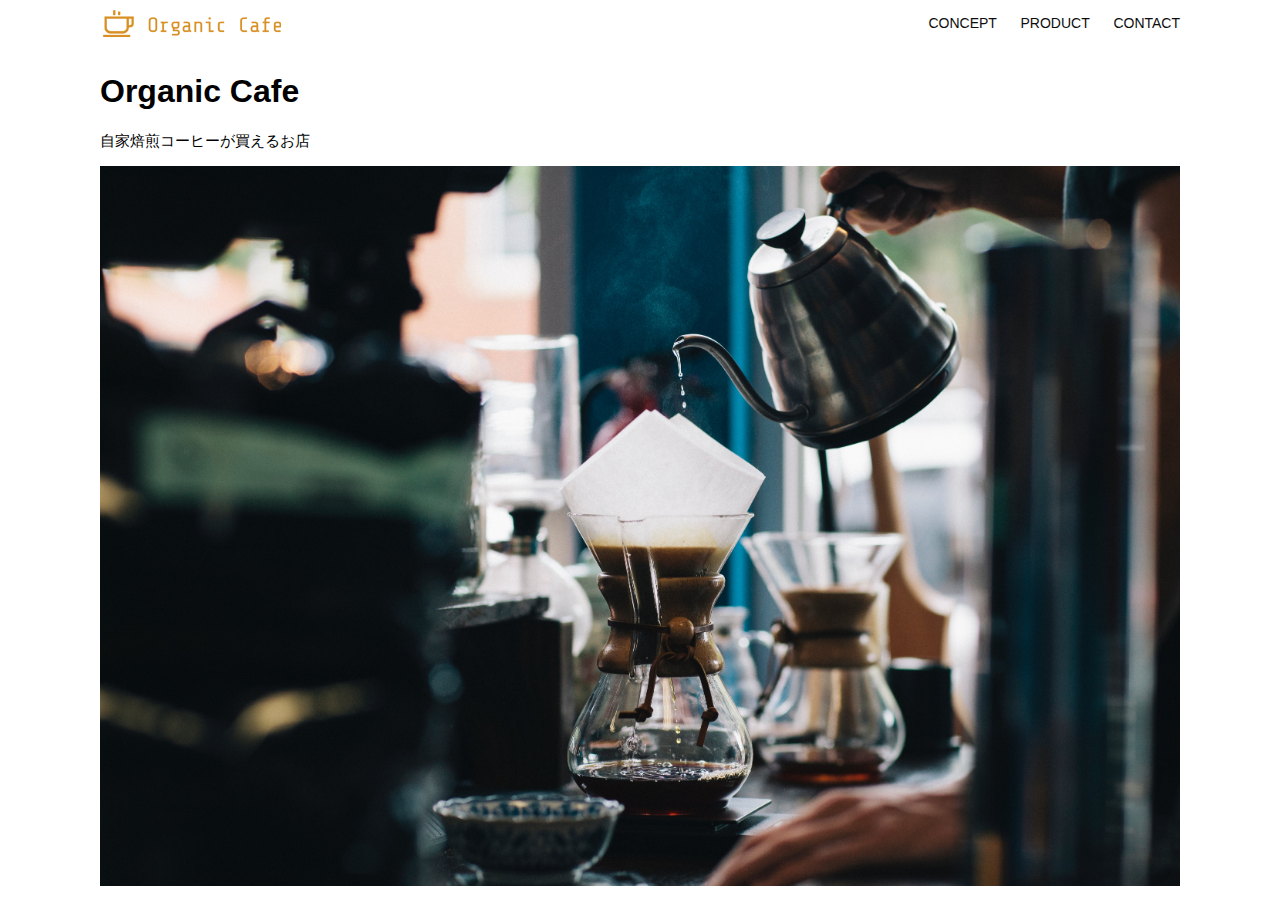
<file: html-css-kadai_013/index.html>
<!DOCTYPE html>
<html>
  <head>
    <title>Organic Cafe</title>
    <meta charset="UTF-8" />
    <meta
      name="description"
      content="自家焙煎のコーヒーがお家で楽しめるOrganic Cafe"
    />
    <meta name="viewport" content="width=device-width, initial-scale=1.0" />
    <link rel="stylesheet" href="style.css" />
  </head>
  <body>
    <!-- ヘッダー -->
    <header>
      <!-- ロゴ -->
      <a href="index.html" id="logo"
        ><img src="images/logo.png" alt="トップページに戻る"
      /></a>

      <!-- PC用ナビゲーション -->
      <nav id="nav-pc">
        <a href="index.html#concept">CONCEPT</a>
        <a href="index.html#product">PRODUCT</a>
        <a href="index.html#contact">CONTACT</a>
      </nav>
      <!-- スマホ用メニューボタン -->
      <img id="menu-sp" 
        src="images/button-menu.png"
        alt="ナビゲーションを開く" 
        onclick="document.getElementById('nav-sp').style.display = 'block'"/>
      <!-- スマホ用ナビゲーション -->
      <nav id="nav-sp">
        <img id="close" 
          src="images/button-close.png"
          alt="ナビゲーションを閉じる"
          onclick="document.getElementById('nav-sp').style.display='none'"/>
        <a id="logo-sp" 
          href="index.html"
          onclick="document.getElementById('nav-sp').style.display = 'none'">
          <img src="images/logo-sp.png" alt="トップページに戻る"/>
        </a>
        <a class="menu"
          href="index.html#concept"
          onclick="documnet.getElementById('nav-sp').style.display = 'none'">
          CONCEPT
        </a>
        <a class="menu"
          href="index.html#product"
          onclick="document.getElementById('nav-sp').style.display = 'none'">
          PRODUCT
        </a>
        <a class="menu"
          href="index.html#contact"
          onclick="documnet.getElementById('nav-sp').style.display = 'none'">
          CONTACT
        </a>
      </nav>

    </header>
    <main>
      <article>
        <!-- メインビジュアル -->
        <section id="main-visual">
          <div id="main-message">
            <h1>Organic Cafe</h1>
            <p>自家焙煎コーヒーが買えるお店</p>
          </div>
          <img
            src="images/main-image.jpg"
            alt="コーヒーをハンドドリップで淹れる画像"
          />
        </section>
      </article>
    </main>
  </body>
</html>
</file>
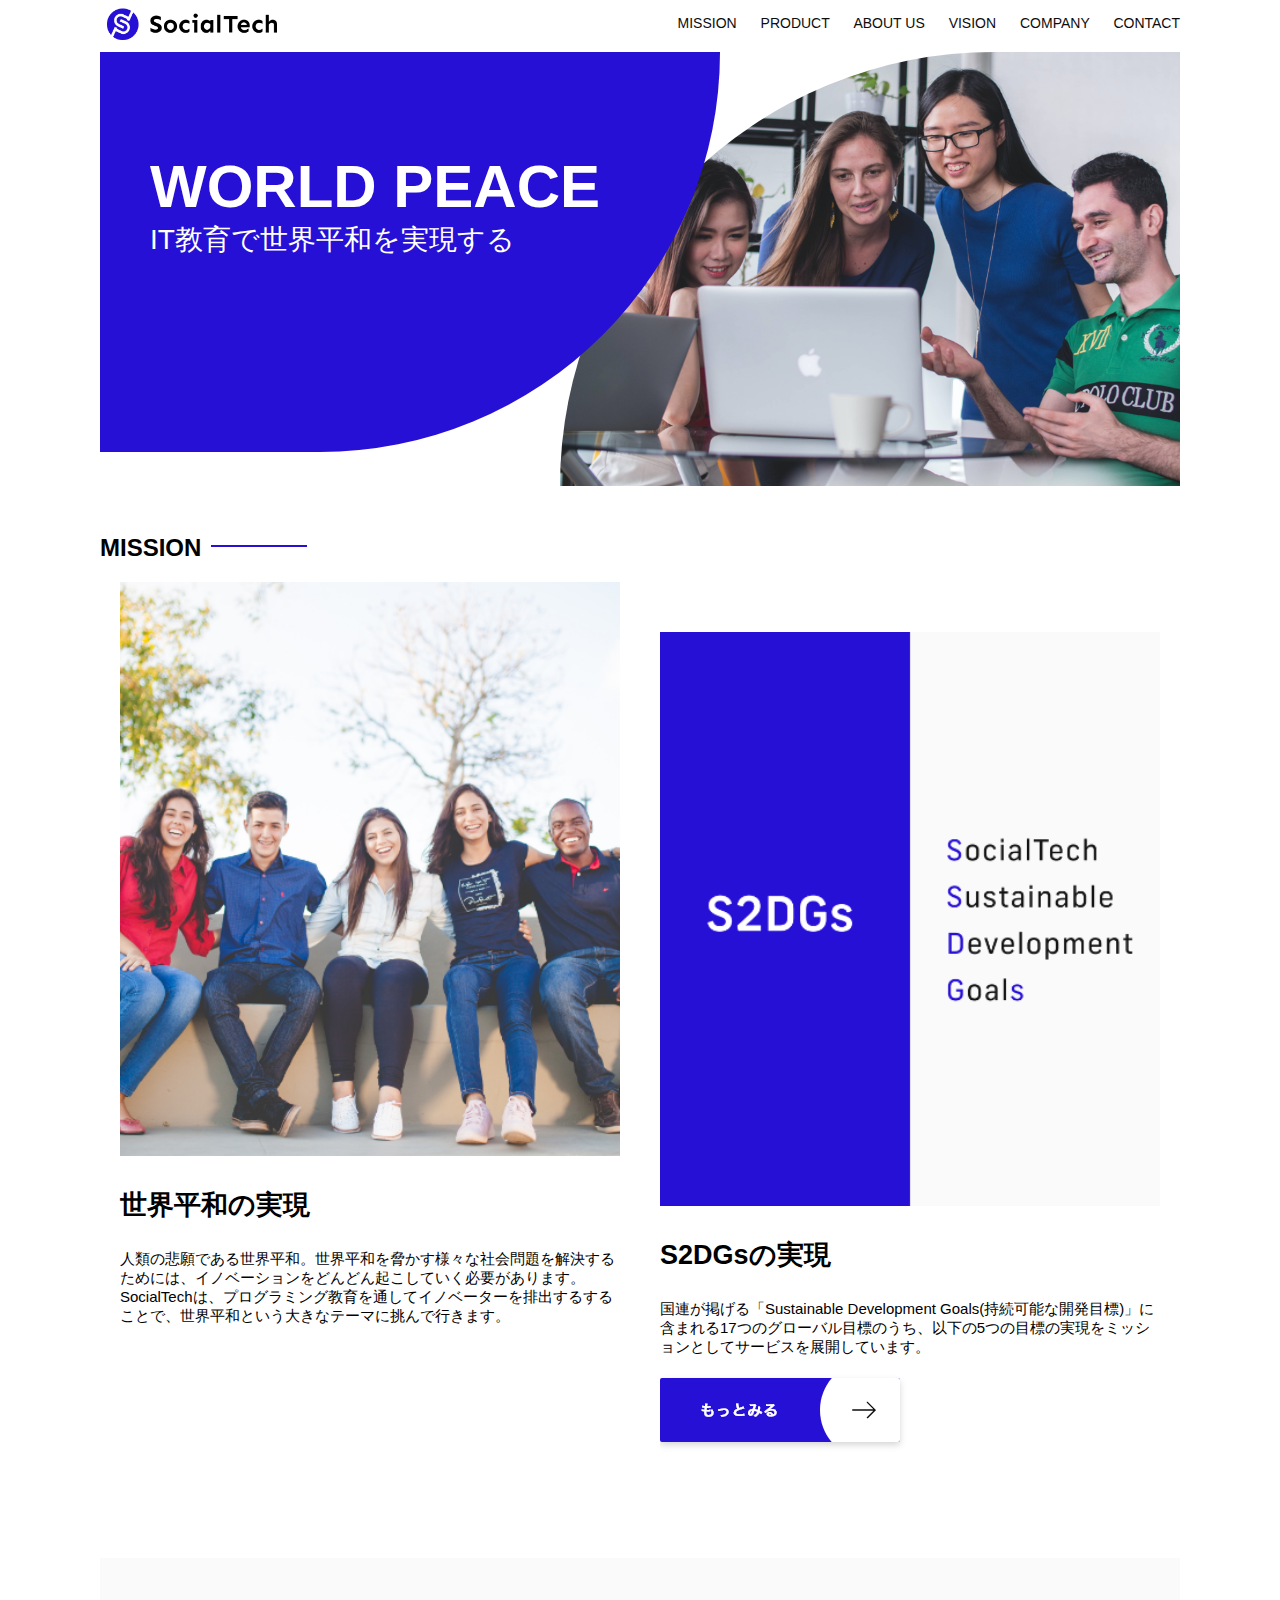
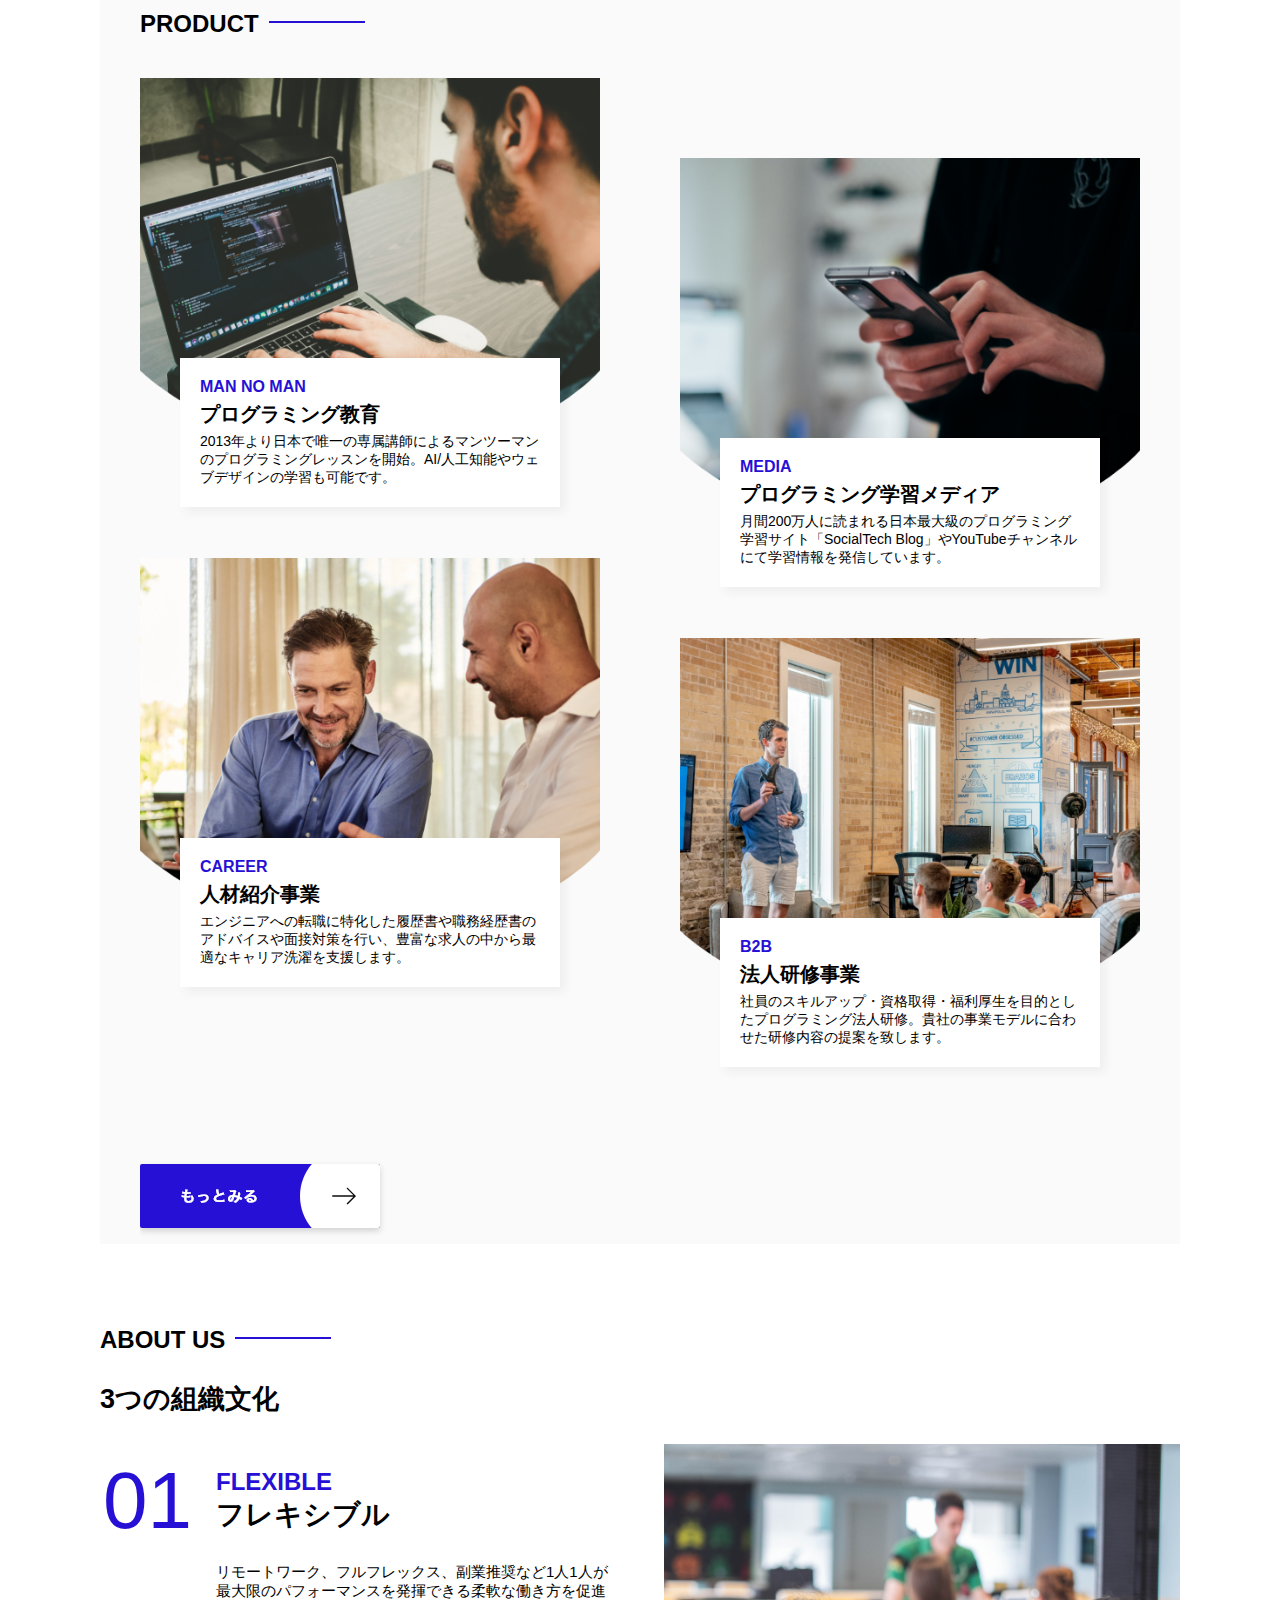
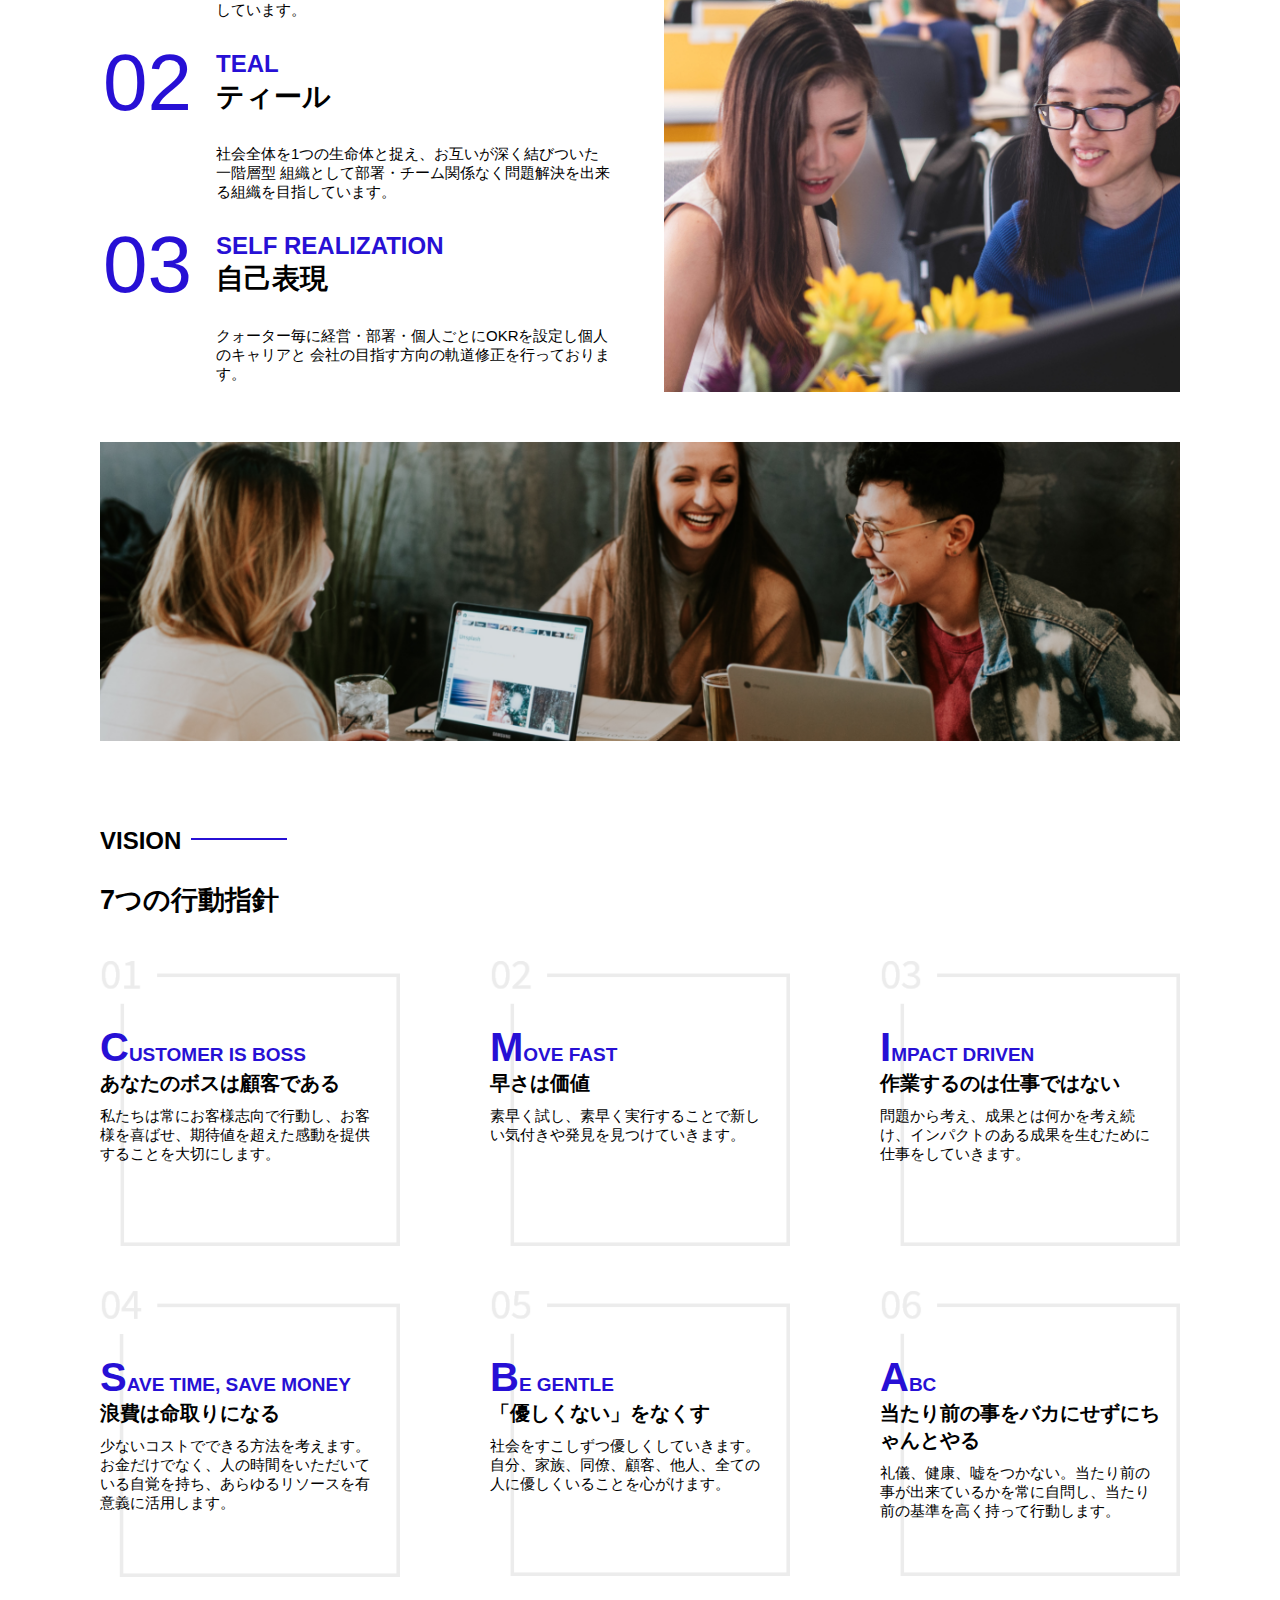
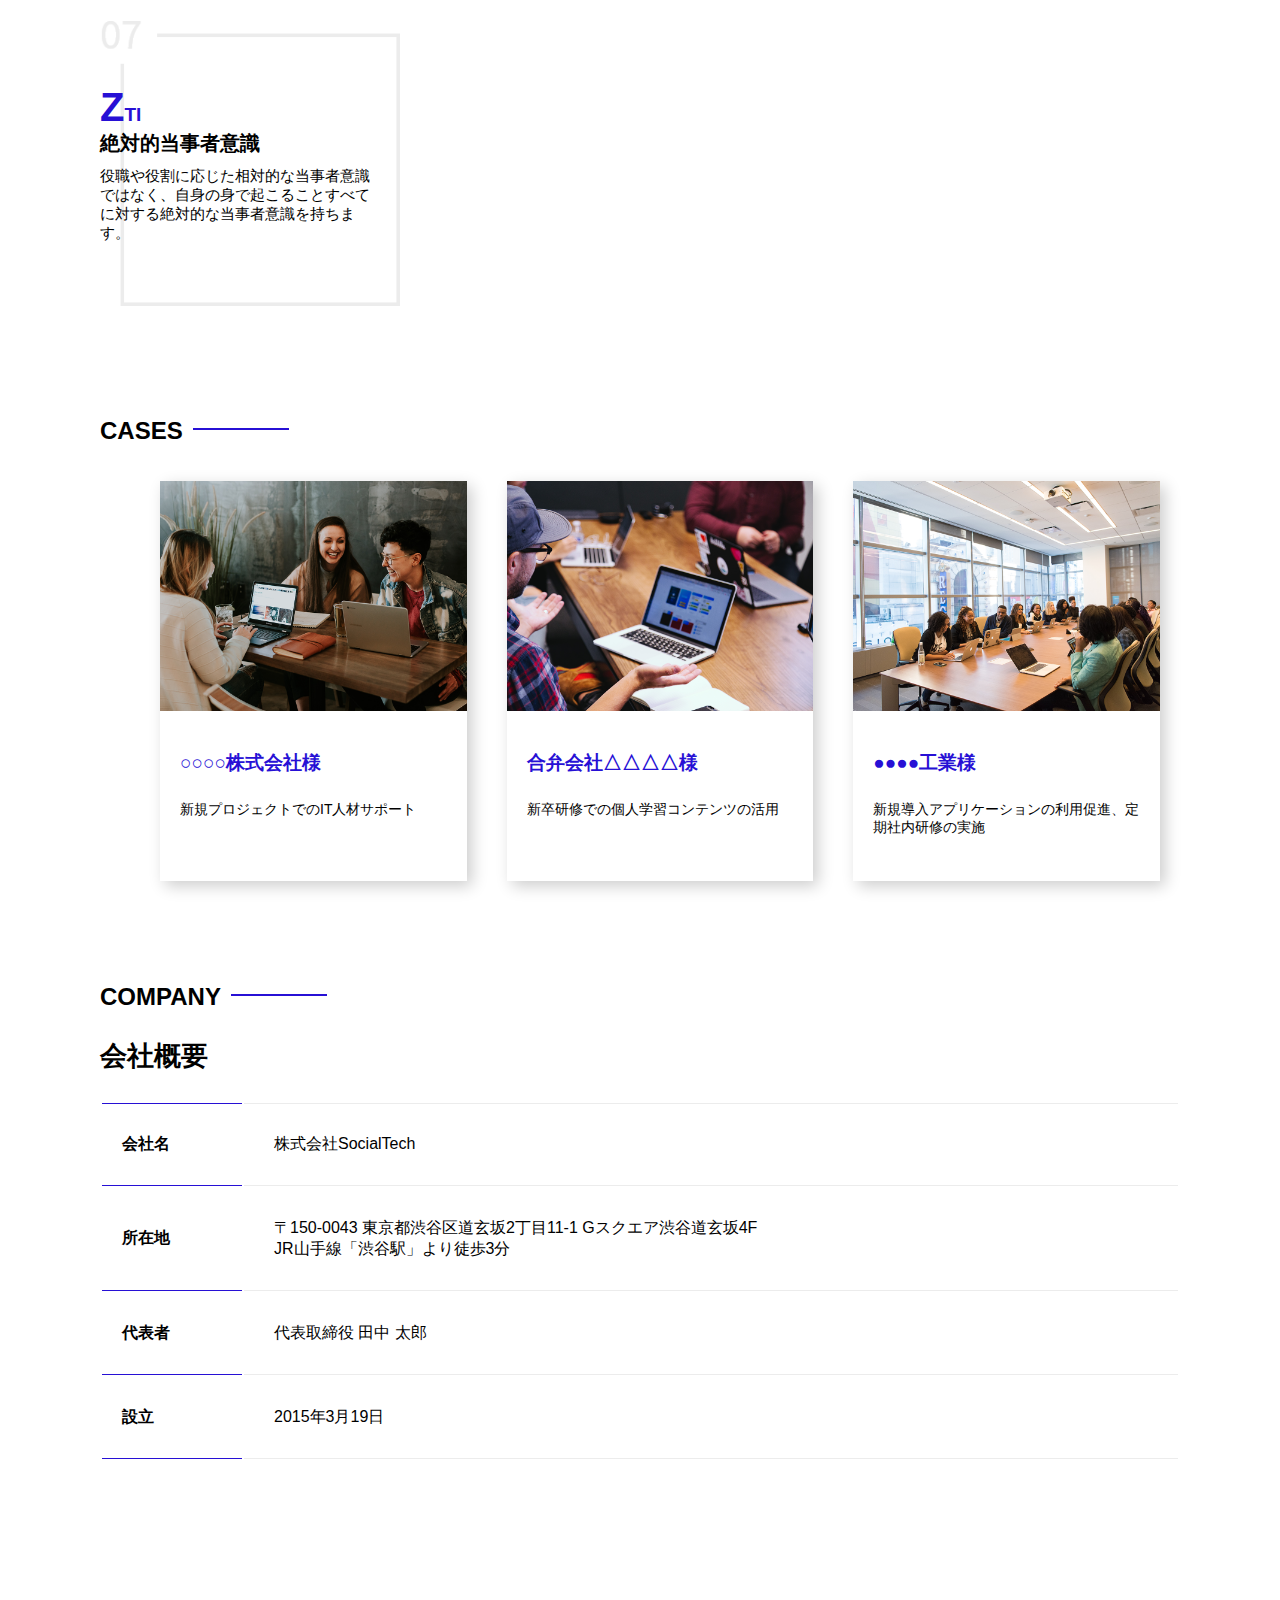
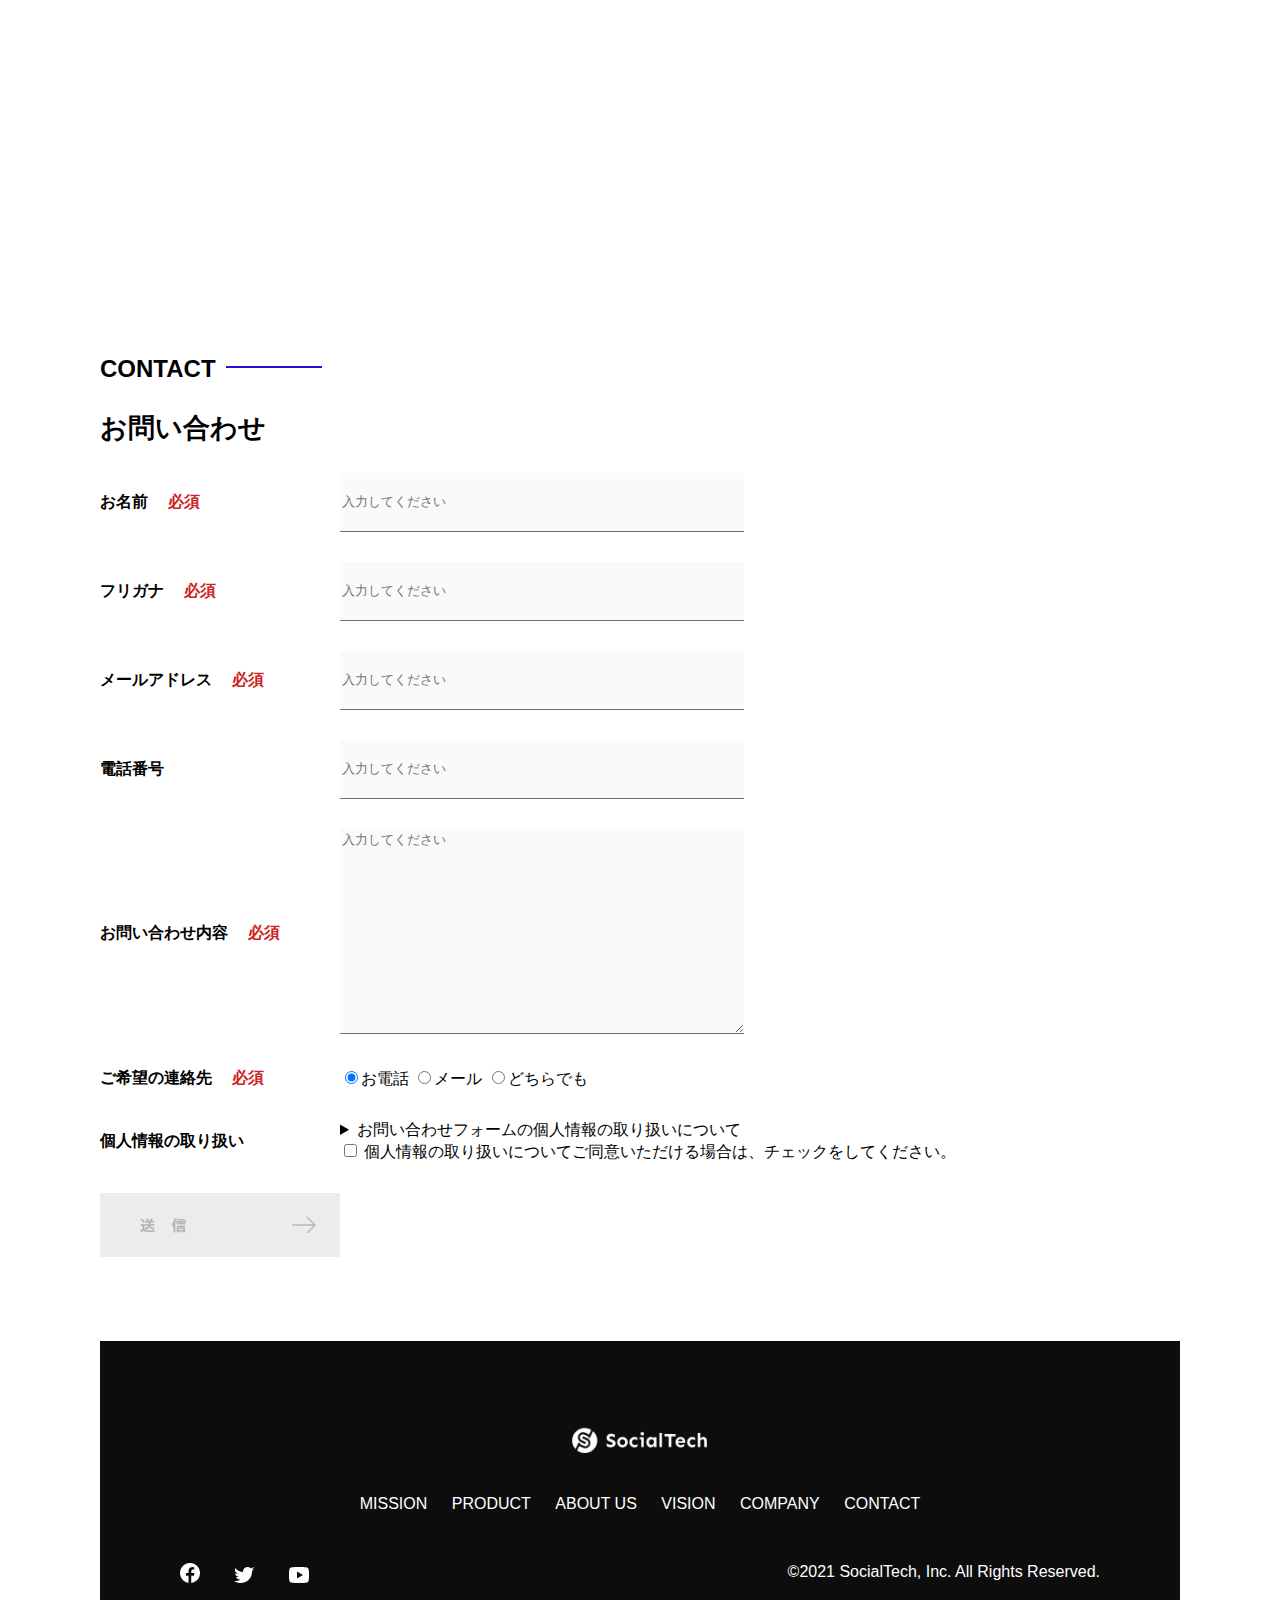
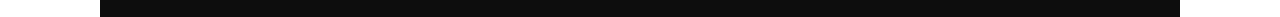
<file: socialtech-kadai_012/index.html>
<!DOCTYPE html>
<html>
  <head>
    <title>SocialTech</title>
    <meta charset="utf-8">
    <meta name="description" content="SocialTechはEdTech業界のリーディングカンパニーを目指します。">
    <meta name="viewport" content="width=devise-width, initial-scale=1.0">
    <link rel="stylesheet" href="style.css">
  </head>
  <body>
    <header>
      <!-- ロゴ -->
      <a href="index.html" id="logo"><img src="images/logo.png" alt="トップページに戻る"></a>
      <!-- PC用ナビゲーション -->
      <nav id="nav-pc">
        <a href="mission.html">MISSION</a>
        <a href="product.html">PRODUCT</a>
        <a href="index.html#aboutus">ABOUT US</a>
        <a href="index.html#vision">VISION</a>
        <a href="index.html#company">COMPANY</a>
        <a href="index.html#contact">CONTACT</a>
      </nav>
    </header>
    <main>
      <article>
        <!-- メインビジュアル -->
        <section id="main-visual">
          <div id="main-message">
            <h1>WORLD PEACE</h1>
            <p>IT教育で世界平和を実現する</p>
          </div>
          <img src="images/index/index-main.png" alt="pcの周りに集まる多国籍の仲間達">
        </section>
        <!-- ミッション -->
        <section id="mission">
          <h2 class="index-h2">MISSION</h2>
          <div id="mission-flex">
            <div>
              <img id="mission-photo" src="images/index/index-mission.png" alt="屋外のベンチで写真を撮影する多国籍の仲間達">
              <h3>世界平和の実現</h3>
              <p>
                人類の悲願である世界平和。世界平和を脅かす様々な社会問題を解決するためには、イノベーションをどんどん起こしていく必要があります。SocialTechは、プログラミング教育を通してイノベーターを排出するすることで、世界平和という大きなテーマに挑んで行きます。
              </p>
            </div>
            <div>
              <img id="s2dgs" src="images/index/s2dgs.png" alt="S2DGs">
              <h3>S2DGsの実現</h3>
              <p>国連が掲げる「Sustainable Development Goals(持続可能な開発目標)」に含まれる17つのグローバル目標のうち、以下の5つの目標の実現をミッションとしてサービスを展開しています。</p>
              <a href="mission.html">
                <img src="images/button-more.png" alt="もっとみる">
              </a>
            </div>
          </div>
        </section>
        <!-- プロダクト -->
        <section id="product">
          <h2 class="index-h2">PRODUCT</h2>
          <div>
            <div id="product-left">
              <div>
                <img class="product-photo" src="images/index/index-mantoman.png" alt="pcでコードを書く男性">
                <div class="product-explain">
                  <span>MAN NO MAN</span>
                  <h3>プログラミング教育</h3>
                  <p>2013年より日本で唯一の専属講師によるマンツーマンのプログラミングレッスンを開始。AI/人工知能やウェブデザインの学習も可能です。</p>
                </div>
              </div>
              <div>
                <img class="product-photo" src="images/index/index-career.png" alt="笑顔で話し合う2人の男性">
                <div class="product-explain">
                  <span>CAREER</span>
                  <h3>人材紹介事業</h3>
                  <p>エンジニアへの転職に特化した履歴書や職務経歴書のアドバイスや面接対策を行い、豊富な求人の中から最適なキャリア洗濯を支援します。</p>
                </div>
              </div>
            </div>
            <div id="product-right">
              <div>
                <img class="product-photo" src="images/index/index-media.png" alt="スマートフォンを操作する人">
                <div class="product-explain">
                  <span>MEDIA</span>
                  <h3>プログラミング学習メディア</h3>
                  <p>月間200万人に読まれる日本最大級のプログラミング学習サイト「SocialTech Blog」やYouTubeチャンネルにて学習情報を発信しています。</p>
                </div>
              </div>
              <div>
                <img class="product-photo" src="images/index/index-b2b.png" alt="講演中の男性とそれを聞く人々">
                <div class="product-explain">
                  <span>B2B</span>
                  <h3>法人研修事業</h3>
                  <p>社員のスキルアップ・資格取得・福利厚生を目的としたプログラミング法人研修。貴社の事業モデルに合わせた研修内容の提案を致します。</p>
                </div>
              </div>
            </div>
          </div>
          <div>
            <a id="product-more" href="product.html">
              <img src="images/button-more.png" alt="もっとみる">
            </a>
          </div>
        </section>
        <!-- ABOUT US -->
        <section id="aboutus">
          <h2 class="index-h2">ABOUT US</h2>
          <h3>3つの組織文化</h3>
          <div>
            <table class="culture-table">
              <tr>
                <td>
                  <span class="culture-num">01</span>
                </td>
                <td>
                  <span class="culture-en">FLEXIBLE</span>
                  <span class="culture-jp">フレキシブル</span>
                </td>
              </tr>
              <tr>
                <td>
                  <!-- 空 -->
                </td>
                <td>
                  <p class="culture-description">
                    リモートワーク、フルフレックス、副業推奨など1人1人が最大限のパフォーマンスを発揮できる柔軟な働き方を促進しています。
                  </p>
                </td>
              </tr>
              <tr>
                <td>
                  <span class="culture-num">02</span>
                </td>
                <td>
                  <span class="culture-en">TEAL</span>
                  <span class="culture-jp">ティール</span>
                </td>
              </tr>
              <tr>
                <td>
                  <!-- 空 -->
                </td>
                <td>
                  <p class="culture-description">
                    社会全体を1つの生命体と捉え、お互いが深く結びついた一階層型
                    組織として部署・チーム関係なく問題解決を出来る組織を目指しています。
                  </p>
                </td>
              </tr>
              <tr>
                <td>
                  <span class="culture-num">03</span>
                </td>
                <td>
                  <span class="culture-en">SELF REALIZATION</span>
                  <span class="culture-jp">自己表現</span>
                </td>
              </tr>
              <tr>
                <td>
                  <!-- 空 -->
                </td>
                <td>
                  <p class="culture-description">
                    クォーター毎に経営・部署・個人ごとにOKRを設定し個人のキャリアと
                    会社の目指す方向の軌道修正を行っております。
                  </p>
                </td>
              </tr>
            </table>
            <img class="culture-img" src="images/index/index-aboutus1.png" alt="笑顔で話し合う2人の女性">
          </div>
          <img class="culture-img2" src="images/index/index-aboutus2.png" alt="笑顔で話し合う3人の男女">
        </section>
        <!-- VISION -->
        <section id="vision">
          <h2 class="index-h2">VISION</h2>
          <h3>7つの行動指針</h3>
          <div>
            <div class="vision-box">
              <img src="images/index/vision-01.png" alt="01">
              <span>
                <h4>CUSTOMER IS BOSS</h4>
                <h5>あなたのボスは顧客である</h5>
                <p>私たちは常にお客様志向で行動し、お客様を喜ばせ、期待値を超えた感動を提供することを大切にします。</p>
              </span>
            </div>
            <div class="vision-box">
              <img src="images/index/vision-02.png" alt="02">
              <span>
                <h4>MOVE FAST</h4>
                <h5>早さは価値</h5>
                <p>素早く試し、素早く実行することで新しい気付きや発見を見つけていきます。</p>
              </span>
            </div>
            <div class="vision-box">
              <img src="images/index/vision-03.png" alt="03">
              <span>
                <h4>IMPACT DRIVEN</h4>
                <h5>作業するのは仕事ではない</h5>
                <p>問題から考え、成果とは何かを考え続け、インパクトのある成果を生むために仕事をしていきます。</p>
              </span>
            </div>
            <div class="vision-box">
              <img src="images/index//vision-04.png" alt="04">
              <span>
                <h4>SAVE TIME, SAVE MONEY</h4>
                <h5>浪費は命取りになる</h5>
                <p>少ないコストでできる方法を考えます。お金だけでなく、人の時間をいただいている自覚を持ち、あらゆるリソースを有意義に活用します。</p>
              </span>
            </div>
            <div class="vision-box">
              <img src="images/index/vision-05.png" alt="05">
              <span>
                <h4>BE GENTLE</h4>
                <h5>「優しくない」をなくす</h5>
                <p>社会をすこしずつ優しくしていきます。自分、家族、同僚、顧客、他人、全ての人に優しくいることを心がけます。</p>
              </span>
            </div>
            <div class="vision-box">
              <img src="images/index/vision-06.png" alt="06">
              <span>
                <h4>ABC</h4>
                <h5>当たり前の事をバカにせずにちゃんとやる</h5>
                <p>礼儀、健康、嘘をつかない。当たり前の事が出来ているかを常に自問し、当たり前の基準を高く持って行動します。</p>
              </span>
            </div>
            <div class="vision-box">
              <img src="images/index/vision-07.png" alt="07">
              <span>
                <h4>ZTI</h4>
                <h5>絶対的当事者意識</h5>
                <p>役職や役割に応じた相対的な当事者意識ではなく、自身の身で起こることすべてに対する絶対的な当事者意識を持ちます。</p>
              </span>
            </div>
          </div>
        </section>
        <!--　CASES -->
        <section id="cases">
        <h2 class="index-h2">CASES</h2>
          <ul>
            <li class="case-card">
              <img class="case-img" src="images/index/case-1.png" alt="仲良く語り合う3人">
              <div class="case-info">
                <h4 class="case-name">○○○○株式会社様</h4>
                <p class="case-content">新規プロジェクトでのIT人材サポート</p>
              </div>
            </li>
            <li class="case-card">
              <img class="case-img" src="images/index/case-2.png" alt="PCでコンテンツを見る">
              <div class="case-info">
                <h4 class="case-name">合弁会社△△△△様</h4>
                <p class="case-content">新卒研修での個人学習コンテンツの活用</p>
              </div>
            </li>
            <li class="case-card">
              <img class="case-img" src="images/index/case-3.png" alt="社内研修中の会議室">
              <div class="case-info">
                <h4 class="case-name">●●●●工業様</h4>
                <p class="case-content">新規導入アプリケーションの利用促進、定期社内研修の実施</p>
              </div>
            </li>
          </ul>
        </section>
        <!-- COMPANY -->
       <section id="company">
        <h2 class="index-h2">COMPANY</h2>
        <h3>会社概要</h3>
        <table id="company-table">
          <tr>
            <th class="tableheader-first">会社名</th>
            <td class="cell-first">株式会社SocialTech</td>
          </tr>
          <tr>
            <th class="tableheader">所在地</th>
            <td class="cell">〒150-0043 東京都渋谷区道玄坂2丁目11-1 Gスクエア渋谷道玄坂4F<br>JR山手線「渋谷駅」より徒歩3分</td>
          </tr>
          <tr>
            <th class="tableheader">代表者</th>
            <td class="cell">代表取締役 田中 太郎</td>
          </tr>
          <tr>
            <th class="tableheader">設立</th>
            <td class="cell">2015年3月19日</td>
          </tr>
        </table>
        <iframe
           src="https://www.google.com/maps/embed?pb=!1m18!1m12!1m3!1d3241.7759544892483!2d139.69399665123464!3d35.65789123876098!2m3!1f0!2f0!3f0!3m2!1i1024!2i768!4f13.1!3m3!1m2!1s0x60188caa0042e8d1%3A0xba130bea826a7aa2!2z44CSMTUwLTAwNDMg5p2x5Lqs6YO95riL6LC35Yy66YGT546E5Z2C77yS5LiB55uu77yR77yR4oiS77yR!5e0!3m2!1sja!2sjp!4v1636872991912!5m2!1sja!2sjp"
           style="border:0;" allowfullscreen="" loading="lazy">
         </iframe>
      </section>
      <!-- お問い合わせフォーム -->
      <section id="contact">
        <h2 class="index-h2">CONTACT</h2>
        <h3>お問い合わせ</h3>

        <form action="https://api.staticforms.xyz/submit" method="post">
          <input type="text" name="honeypot" style="display:none">
          <!-- STATIC FORMSのアクセスキー -->
          <input type="hidden" name="accessKey" value="dc27d6fc-3c9f-4467-b18c-7a3516d65212">
          <!--メールのタイトル-->
          <input type="hidden" name="subject" value="お問い合わせフォーム" />
          <!--送信先のメールアドレスをvalueに設定する-->
          <input type="hidden" name="replyTo" value="askteru2@gmail.com">
          <!--redirectToのURLは公開後のURLへリンクする-->
          <input type="hidden" name="redirectTo" value="">
          <div>
            <div class="contact-heading">
              <label class="contact-label">お名前<span class="contact-span">必須</span></label>
            </div>
            <div>
              <input type="text" name="name" placeholder="入力してください" class="contact-textbox">
            </div>
          </div>
          <div>
            <div class="contact-heading">
              <label class="contact-label">フリガナ<span class="contact-span">必須</span></label>
            </div>
            <div>
              <input type="text" name="hurigana" placeholder="入力してください" class="contact-textbox">
            </div>
          </div>
          <div>
            <div class="contact-heading">
              <label class="contact-label">メールアドレス<span class="contact-span">必須</span></label>
            </div>
            <div>
              <input type="text" name="email" placeholder="入力してください" class="contact-textbox">
            </div>
          </div>
          <div>
            <div class="contact-heading">
              <label class="contact-label">電話番号</label>
            </div>
            <div>
              <input type="text" name="tel" placeholder="入力してください" class="contact-textbox">
            </div>
          </div>
          <div>
            <div class="contact-heading">
              <label class="contact-label">お問い合わせ内容<span class="contact-span">必須</span></label>
            </div>
            <div>
              <textarea class="contact-textarea" placeholder="入力してください" name="message"></textarea>
            </div>
          </div>
          <div>
            <div class="contact-heading">
              <label class="contact-label">ご希望の連絡先<span class="contact-span">必須</span></label>
            </div>
            <div>
              <input class="radiobutton" type="radio" value="tel" name="contact" checked><label>お電話</label>
              <input class="radiobutton" type="radio" value="mail" name="contact"><label>メール</label>
              <input class="radiobutton" type="radio" value="both" name="contact"><label>どちらでも</label>
            </div>
          </div>
          <div>
            <div class="contact-heading">
              <label class="contact-label">個人情報の取り扱い</label>
            </div>
            <div>
              <details>
                <summary>お問い合わせフォームの個人情報の取り扱いについて</summary>
                <div>
                  <span>１．組織の名称又は氏名</span><br>
                  株式会社SocialTech<br><br>
                  <span>２．個人情報保護管理者（若しくはその代理人）の氏名又は職名、所属及び連絡先
                    鈴木 一郎 コーポレート部</span><br>
                  メールアドレス：support@socialtech.net<br>
                  TEL：03-xxxx-xxxx<br>
                  <span>３．個人情報の利用目的</span><br>
                  ・本サービス及び本サービスに関連する情報の提供又はそれらに関する連絡のため<br>
                  ・ユーザーの本人確認のため<br>
                  ・当社サービスのご案内のため<br>
                  ・当社の商品等の広告または宣伝（電子メールによるものを含むものとします。）<br><br>
                  <span>４．個人情報の取り扱い業務の委託</span><br>
                  個人情報の取扱業務の全部または一部を外部に業務委託する場合があります。<br>
                  その際、弊社は、個人情報を適切に保護できる管理体制を敷き実行していることを条件として<br>
                  委託先を厳選したうえで、機密保持契約を委託先と締結し、お客様の個人情報を厳密に管理させます。<br><br>
                  <span>５．個人情報の開示等の請求</span><br>
                  お客様は、弊社に対してご自身の個人情報の開示等（利用目的の通知、開示、内容の訂正・追加・削除、利用の停止または消去、第三者への提供の停止）に関して、当社問合わせ窓口に申し出ることができます。<br>
                  その際、弊社はお客様ご本人を確認させていただいたうえで、合理的な期間内に対応いたします。<br><br>
                  なお、個人情報に関する弊社問合わせ先は、次の通りです。<br><br>
                  株式会社SocialTech　個人情報問合せ窓口<br>
                  〒150-0043　東京都渋谷区道玄坂2丁目11-1 Ｇスクエア渋谷道玄坂 4F<br>
                  メールアドレス：support@socialtech.net　TEL：03-xxxx-xxxx<br><br>
                  <span>６．個人情報を提供されることの任意性について</span><br><br>
                  お客様がご自身の個人情報を弊社に提供されるか否かは、お客様のご判断によりますが、もしご提供されない場合には、適切なサービスが提供できない場合がありますので予めご了承ください。
                </div>
              </details>
              <input type="checkbox" name="agree">
              <span>個人情報の取り扱いについてご同意いただける場合は、チェックをしてください。</span>
            </div>
          </div>
          <input type="image" src="images/button-submit.png" alt="送信する">
        </form>
      </section>
      </article>
      <footer>
        <div id="footer-logo">
          <img src="images/logo-sp.png" alt="SocialTech">
        </div>
        <div id="footer-link">
          <a href="mission.html">MISSION</a>
          <a href="product.html">PRODUCT</a>
          <a href="index.html#aboutus">ABOUT US</a>
          <a href="index.html#vision">VISION</a>
          <a href="index.html#company">COMPANY</a>
          <a href="index.html#contact">CONTACT</a>
        </div>
        <div id="sns-footer">
          <a href="https://www.facebook.com/sejuku2013"><img src="images/button-facebook.png" alt="Facebookのリンク"></a>
          <a href="https://twitter.com/samuraijuku"><img src="images/button-twitter.png" alt="Twitterのリンク"></a>
          <a href="https://www.youtube.com/channel/UCCFOQO5aDK0xXam4cUQXT8g"><img src="images/button-youtube.png" alt="YouTubeのリンク"></a>
          <span id="copyright">&copy;2021 SocialTech, Inc. All Rights Reserved. </span>
        </div>
      </footer>
    </main>
  </body>
</html>
</file>
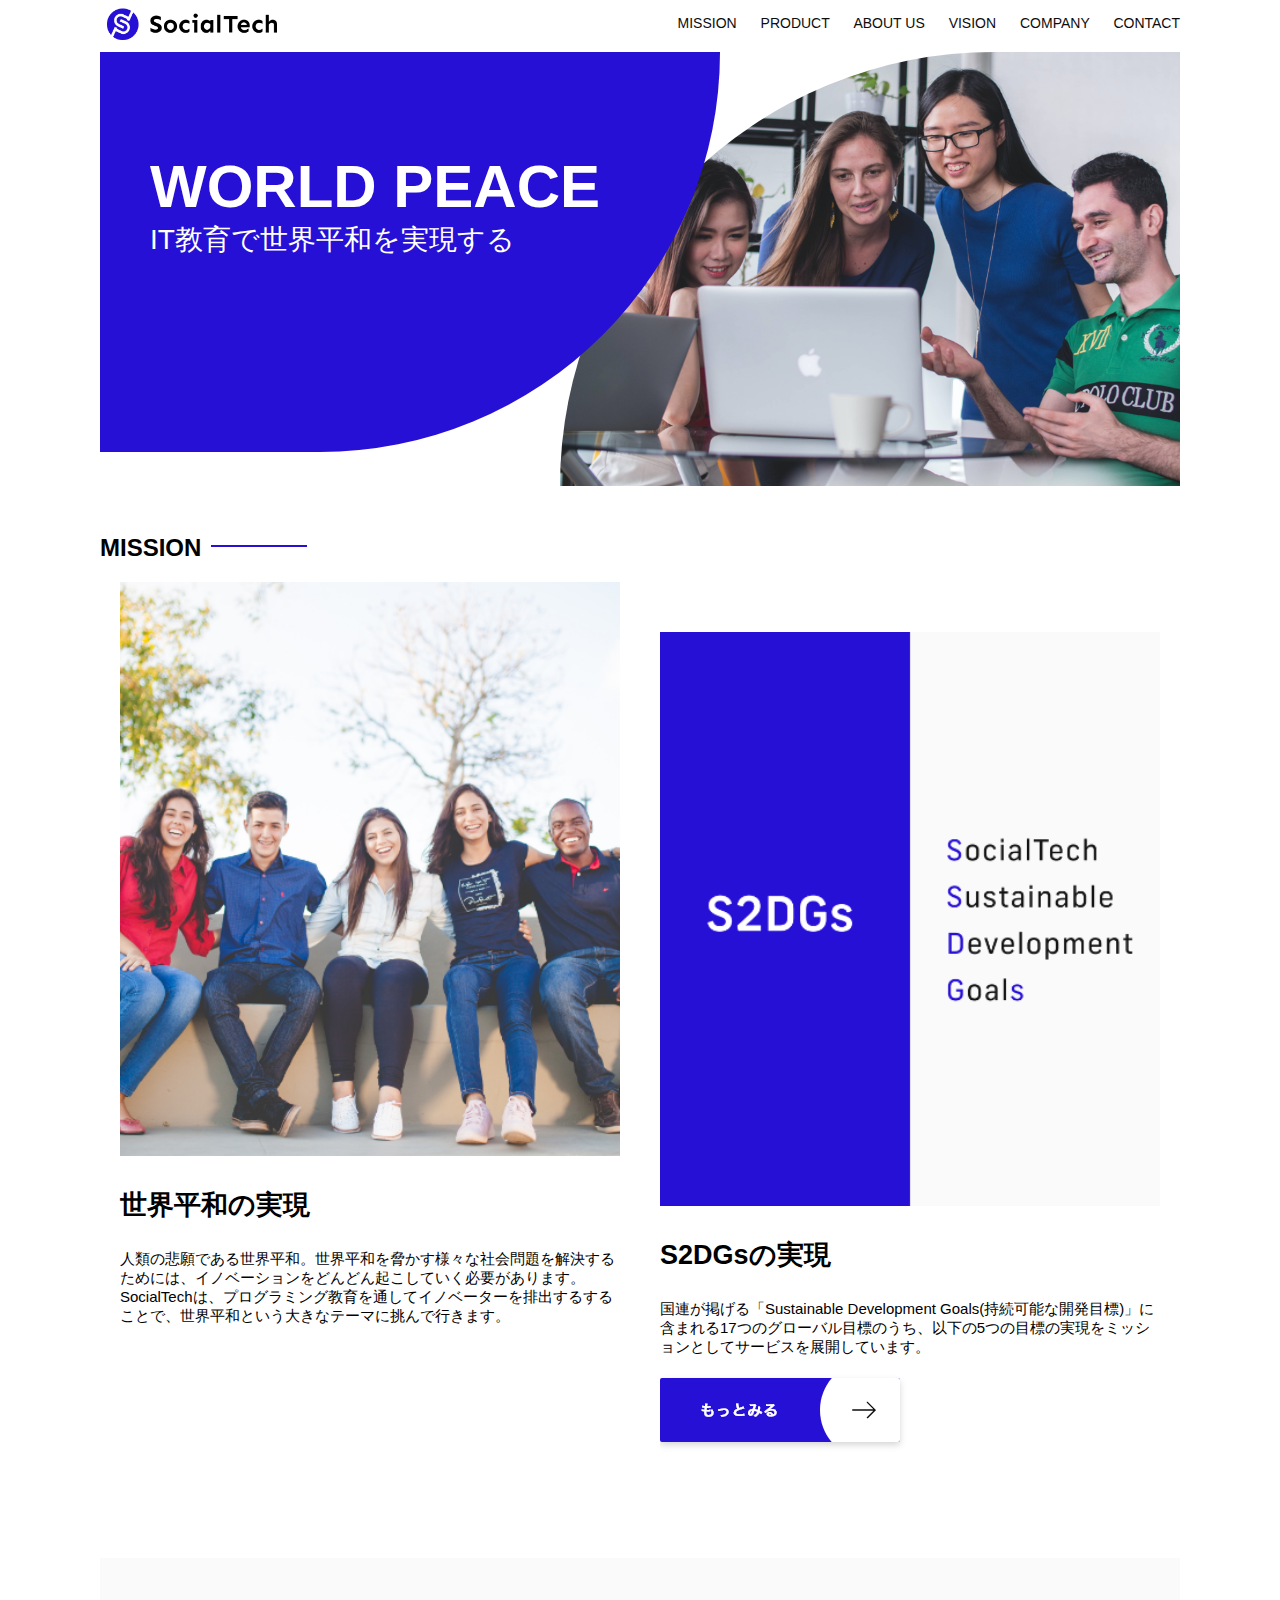
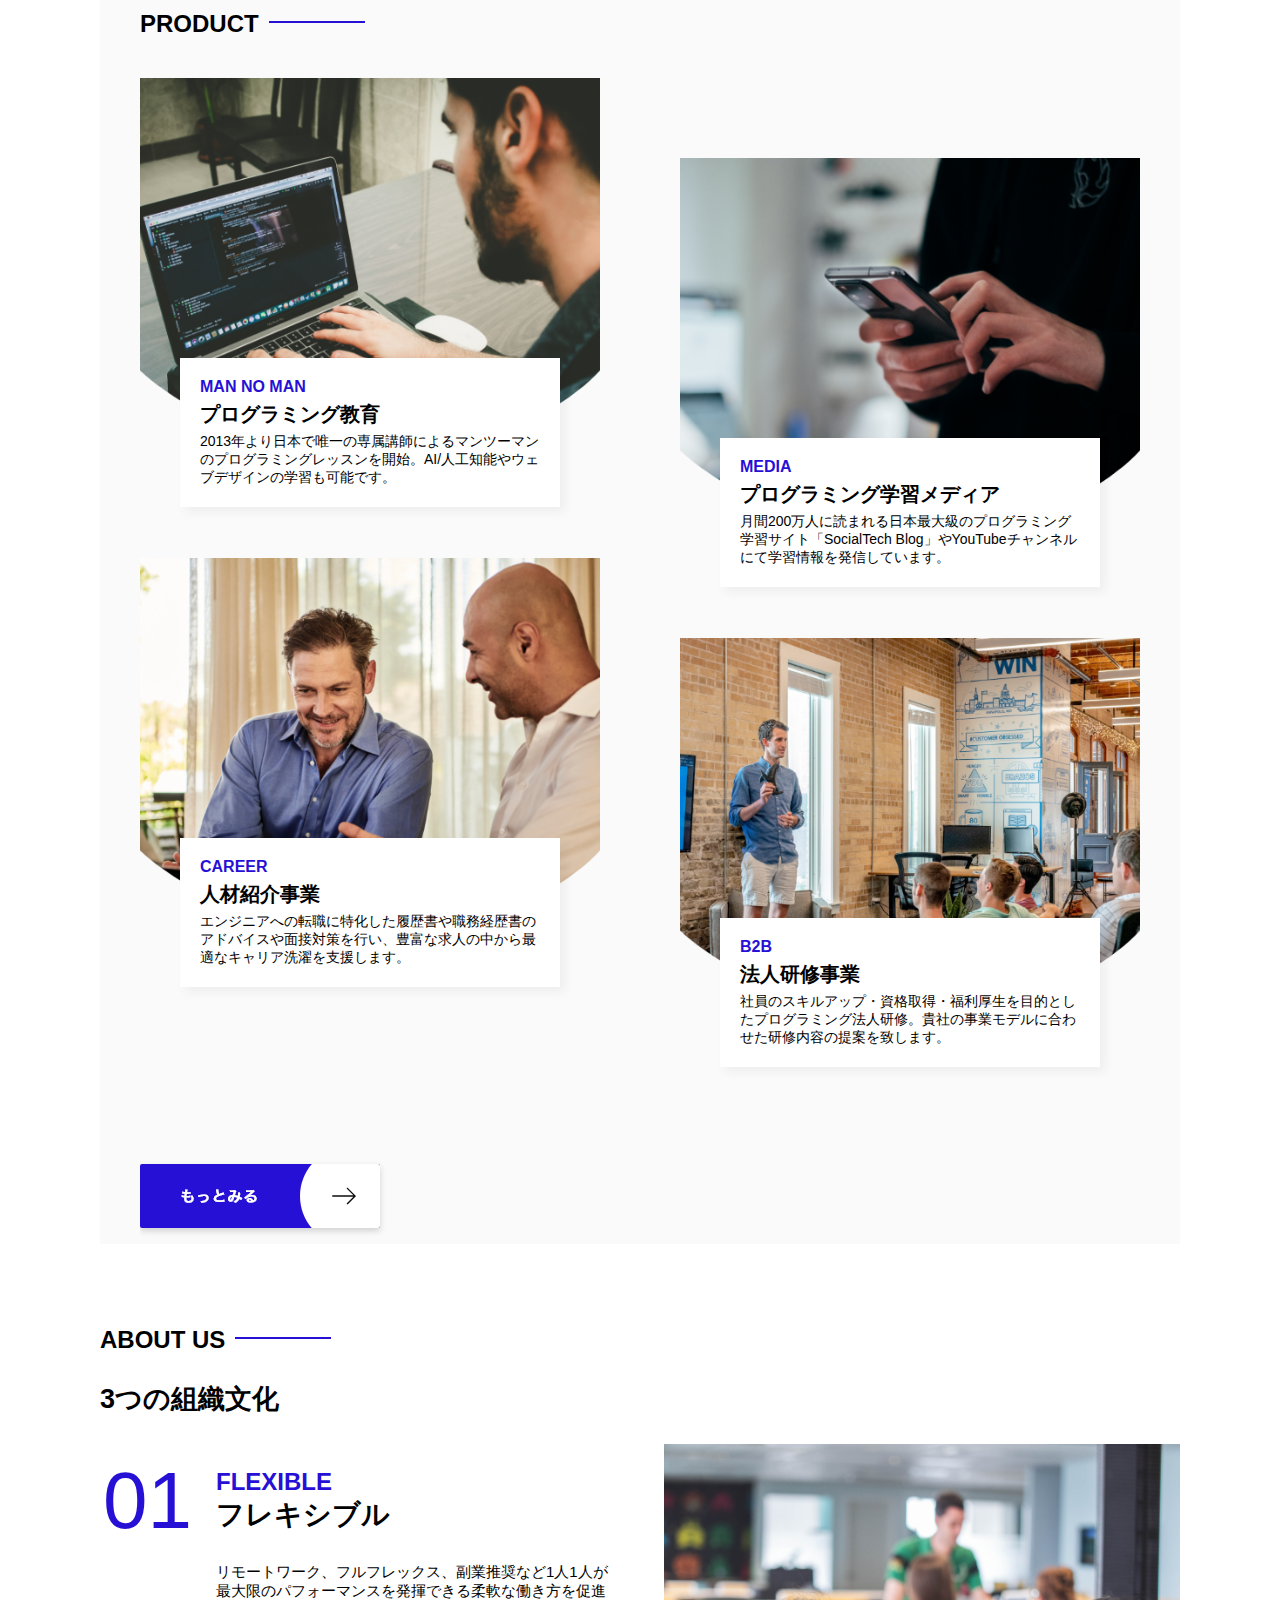
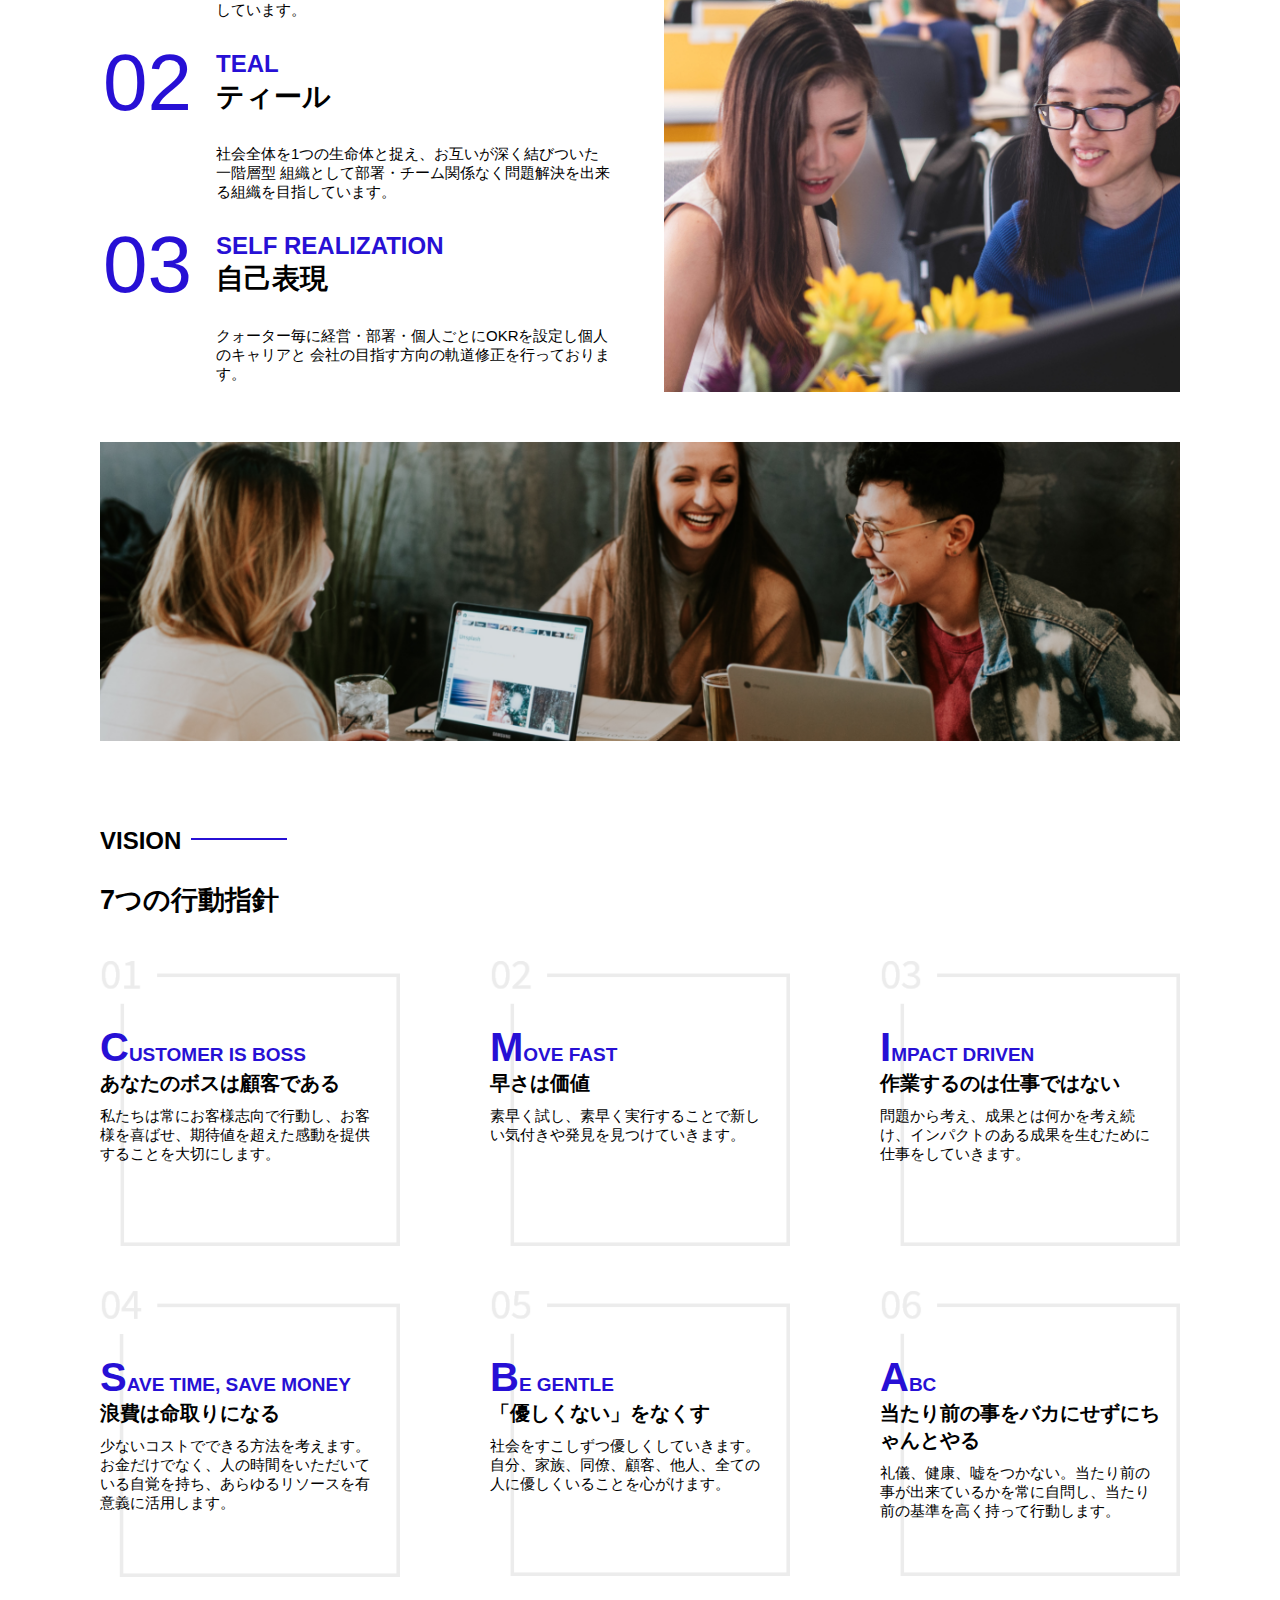
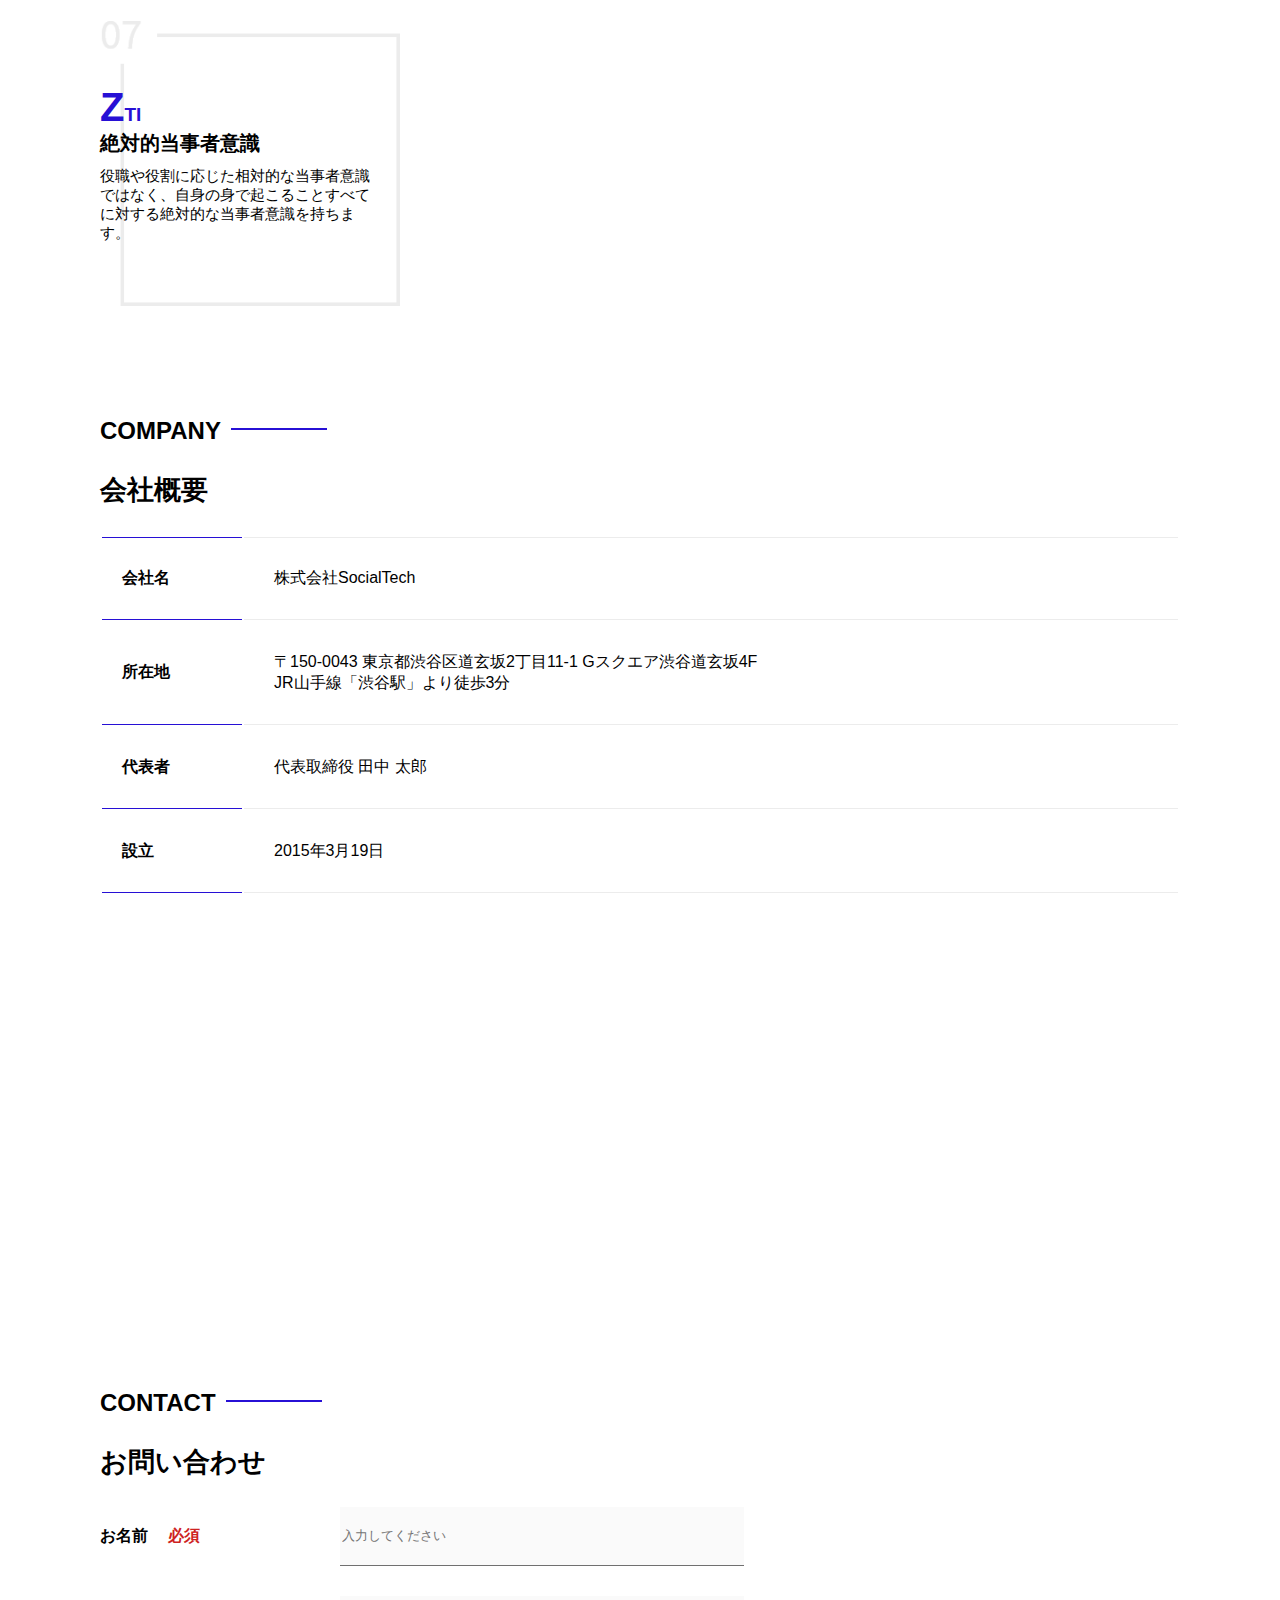
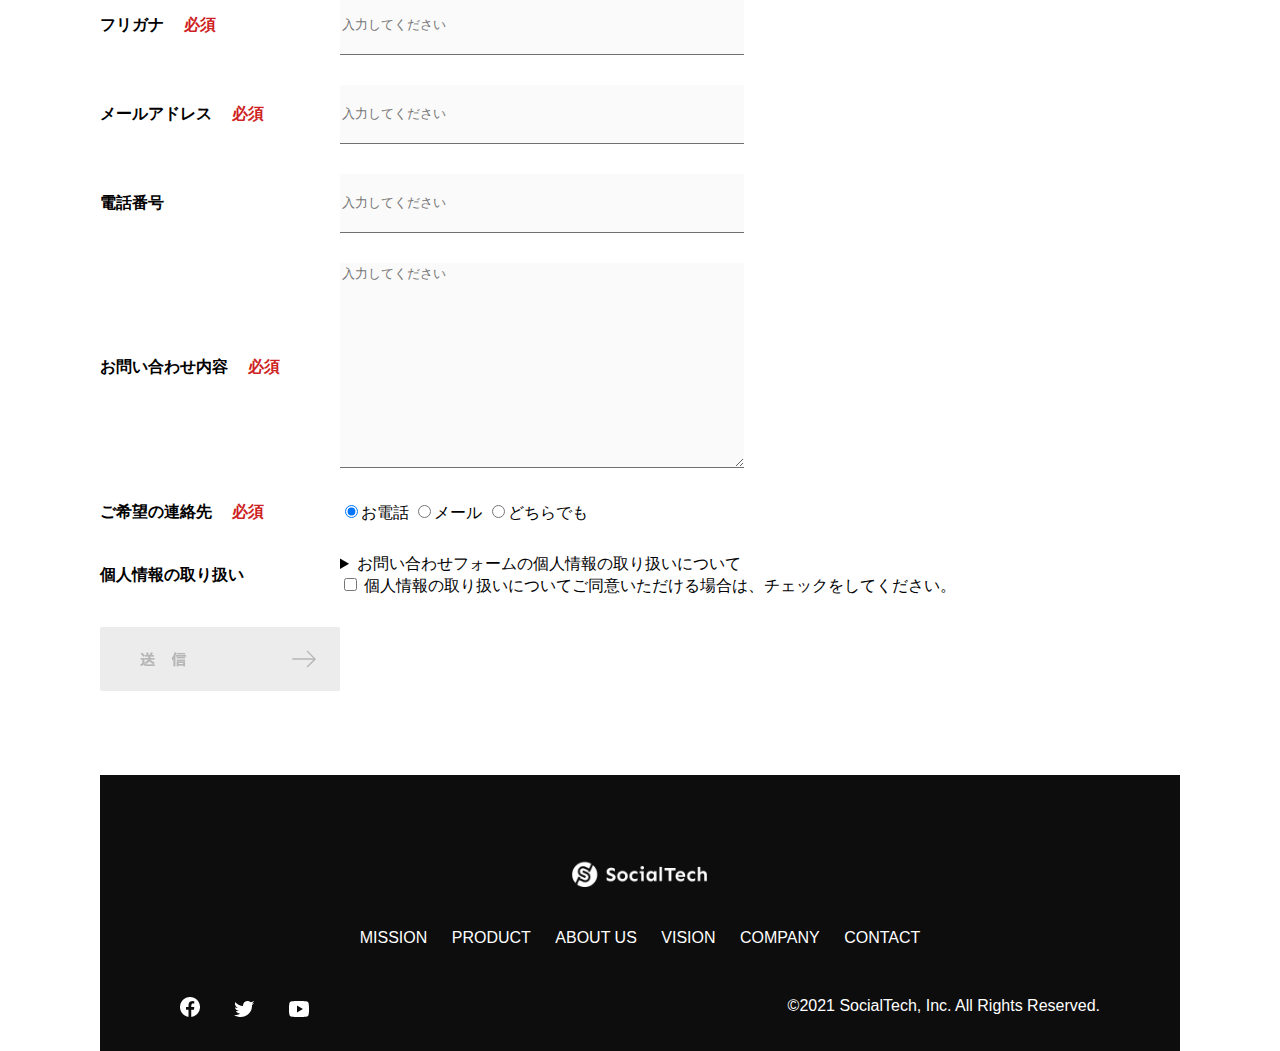
<file: socialtech/index.html>
<!DOCTYPE html>
<html>
  <head>
    <title>SocialTech</title>
    <meta charset="utf-8">
    <meta name="description" content="SocialTechはEdTech業界のリーディングカンパニーを目指します。">
    <meta name="viewport" content="width=devise-width, initial-scale=1.0">
    <link rel="stylesheet" href="style.css">
  </head>
  <body>
    <header>
      <!-- ロゴ -->
      <a href="index.html" id="logo"><img src="images/logo.png" alt="トップページに戻る"></a>
      <!-- PC用ナビゲーション -->
      <nav id="nav-pc">
        <a href="mission.html">MISSION</a>
        <a href="product.html">PRODUCT</a>
        <a href="index.html#aboutus">ABOUT US</a>
        <a href="index.html#vision">VISION</a>
        <a href="index.html#company">COMPANY</a>
        <a href="index.html#contact">CONTACT</a>
      </nav>
      <!-- スマホ用メニューボタン -->
      <img id="menu-sp" src="images/button-menu.png" alt="ナビゲーションを開く" onclick="document.getElementById('nav-sp').style.display = 'block'">

      <!-- スマホ用ナビゲーション -->
      <nav id="nav-sp">
        <img id="close" src="images/button-close.png" alt="ナビゲーションを閉じる" onclick="document.getElementById('nav-sp').style.display = 'none'">
        <a id="logo-sp" href="index.html" onclick="document.getElementById('nav-sp').style.display = 'none'"><img src="images/logo-sp.png" alt="トップページに戻る"></a>
        <a class="menu" href="mission.html" onclick="document.getElementById('nav-sp').style.display = 'none'">MISSION</a>
        <a class="menu" href="product.html" onclick="document.getElementById('nav-sp').style.display = 'none'">PRODUCT</a>
        <a class="menu" href="index.html#aboutus" onclick="document.getElementById('nav-sp').style.display = 'none'">ABOUT US</a>
        <a class="menu" href="index.html#vision"
          onclick="document.getElementById('nav-sp').style.display = 'none'">VISION</a>
        <a class="menu" href="index.html#company"
          onclick="document.getElementById('nav-sp').style.display = 'none'">COMPANY</a>
        <a class="menu" href="index.html#contact"
          onclick="document.getElementById('nav-sp').style.display = 'none'">CONTACT</a>
        <div id="sns">
          <a href="https://www.facebook.com/sejuku2013"><img src="images/button-facebook.png" alt="Facebookのリンク"></a>
          <a href="https://twitter.com/samuraijuku"><img src="images/button-twitter.png" alt="Twitterのリンク"></a>
          <a href="https://www.youtube.com/channel/UCCFOQO5aDK0xXam4cUQXT8g"><img src="images/button-youtube.png" alt="YouTubeのリンク"></a>
        </div>
      </nav>

    </header>
    <main>
      <article>
        <!-- メインビジュアル -->
        <section id="main-visual">
          <div id="main-message">
            <h1>WORLD PEACE</h1>
            <p>IT教育で世界平和を実現する</p>
          </div>
          <img src="images/index/index-main.png" alt="pcの周りに集まる多国籍の仲間達">
        </section>
        <!-- ミッション -->
        <section id="mission">
          <h2 class="index-h2">MISSION</h2>
          <div id="mission-flex">
            <div>
              <img id="mission-photo" src="images/index/index-mission.png" alt="屋外のベンチで写真を撮影する多国籍の仲間達">
              <h3>世界平和の実現</h3>
              <p>
                人類の悲願である世界平和。世界平和を脅かす様々な社会問題を解決するためには、イノベーションをどんどん起こしていく必要があります。SocialTechは、プログラミング教育を通してイノベーターを排出するすることで、世界平和という大きなテーマに挑んで行きます。
              </p>
            </div>
            <div>
              <img id="s2dgs" src="images/index/s2dgs.png" alt="S2DGs">
              <h3>S2DGsの実現</h3>
              <p>国連が掲げる「Sustainable Development Goals(持続可能な開発目標)」に含まれる17つのグローバル目標のうち、以下の5つの目標の実現をミッションとしてサービスを展開しています。</p>
              <a href="mission.html">
                <img src="images/button-more.png" alt="もっとみる">
              </a>
            </div>
          </div>
        </section>
        <!-- プロダクト -->
        <section id="product">
          <h2 class="index-h2">PRODUCT</h2>
          <div>
            <div id="product-left">
              <div>
                <img class="product-photo" src="images/index/index-mantoman.png" alt="pcでコードを書く男性">
                <div class="product-explain">
                  <span>MAN NO MAN</span>
                  <h3>プログラミング教育</h3>
                  <p>2013年より日本で唯一の専属講師によるマンツーマンのプログラミングレッスンを開始。AI/人工知能やウェブデザインの学習も可能です。</p>
                </div>
              </div>
              <div>
                <img class="product-photo" src="images/index/index-career.png" alt="笑顔で話し合う2人の男性">
                <div class="product-explain">
                  <span>CAREER</span>
                  <h3>人材紹介事業</h3>
                  <p>エンジニアへの転職に特化した履歴書や職務経歴書のアドバイスや面接対策を行い、豊富な求人の中から最適なキャリア洗濯を支援します。</p>
                </div>
              </div>
            </div>
            <div id="product-right">
              <div>
                <img class="product-photo" src="images/index/index-media.png" alt="スマートフォンを操作する人">
                <div class="product-explain">
                  <span>MEDIA</span>
                  <h3>プログラミング学習メディア</h3>
                  <p>月間200万人に読まれる日本最大級のプログラミング学習サイト「SocialTech Blog」やYouTubeチャンネルにて学習情報を発信しています。</p>
                </div>
              </div>
              <div>
                <img class="product-photo" src="images/index/index-b2b.png" alt="講演中の男性とそれを聞く人々">
                <div class="product-explain">
                  <span>B2B</span>
                  <h3>法人研修事業</h3>
                  <p>社員のスキルアップ・資格取得・福利厚生を目的としたプログラミング法人研修。貴社の事業モデルに合わせた研修内容の提案を致します。</p>
                </div>
              </div>
            </div>
          </div>
          <div>
            <a id="product-more" href="product.html">
              <img src="images/button-more.png" alt="もっとみる">
            </a>
          </div>
        </section>
        <!-- ABOUT US -->
        <section id="aboutus">
          <h2 class="index-h2">ABOUT US</h2>
          <h3>3つの組織文化</h3>
          <div>
            <table class="culture-table">
              <tr>
                <td>
                  <span class="culture-num">01</span>
                </td>
                <td>
                  <span class="culture-en">FLEXIBLE</span>
                  <span class="culture-jp">フレキシブル</span>
                </td>
              </tr>
              <tr>
                <td>
                  <!-- 空 -->
                </td>
                <td>
                  <p class="culture-description">
                    リモートワーク、フルフレックス、副業推奨など1人1人が最大限のパフォーマンスを発揮できる柔軟な働き方を促進しています。
                  </p>
                </td>
              </tr>
              <tr>
                <td>
                  <span class="culture-num">02</span>
                </td>
                <td>
                  <span class="culture-en">TEAL</span>
                  <span class="culture-jp">ティール</span>
                </td>
              </tr>
              <tr>
                <td>
                  <!-- 空 -->
                </td>
                <td>
                  <p class="culture-description">
                    社会全体を1つの生命体と捉え、お互いが深く結びついた一階層型
                    組織として部署・チーム関係なく問題解決を出来る組織を目指しています。
                  </p>
                </td>
              </tr>
              <tr>
                <td>
                  <span class="culture-num">03</span>
                </td>
                <td>
                  <span class="culture-en">SELF REALIZATION</span>
                  <span class="culture-jp">自己表現</span>
                </td>
              </tr>
              <tr>
                <td>
                  <!-- 空 -->
                </td>
                <td>
                  <p class="culture-description">
                    クォーター毎に経営・部署・個人ごとにOKRを設定し個人のキャリアと
                    会社の目指す方向の軌道修正を行っております。
                  </p>
                </td>
              </tr>
            </table>
            <img class="culture-img" src="images/index/index-aboutus1.png" alt="笑顔で話し合う2人の女性">
          </div>
          <img class="culture-img2" src="images/index/index-aboutus2.png" alt="笑顔で話し合う3人の男女">
        </section>
        <!-- VISION -->
        <section id="vision">
          <h2 class="index-h2">VISION</h2>
          <h3>7つの行動指針</h3>
          <div>
            <div class="vision-box">
              <img src="images/index/vision-01.png" alt="01">
              <span>
                <h4>CUSTOMER IS BOSS</h4>
                <h5>あなたのボスは顧客である</h5>
                <p>私たちは常にお客様志向で行動し、お客様を喜ばせ、期待値を超えた感動を提供することを大切にします。</p>
              </span>
            </div>
            <div class="vision-box">
              <img src="images/index/vision-02.png" alt="02">
              <span>
                <h4>MOVE FAST</h4>
                <h5>早さは価値</h5>
                <p>素早く試し、素早く実行することで新しい気付きや発見を見つけていきます。</p>
              </span>
            </div>
            <div class="vision-box">
              <img src="images/index/vision-03.png" alt="03">
              <span>
                <h4>IMPACT DRIVEN</h4>
                <h5>作業するのは仕事ではない</h5>
                <p>問題から考え、成果とは何かを考え続け、インパクトのある成果を生むために仕事をしていきます。</p>
              </span>
            </div>
            <div class="vision-box">
              <img src="images/index//vision-04.png" alt="04">
              <span>
                <h4>SAVE TIME, SAVE MONEY</h4>
                <h5>浪費は命取りになる</h5>
                <p>少ないコストでできる方法を考えます。お金だけでなく、人の時間をいただいている自覚を持ち、あらゆるリソースを有意義に活用します。</p>
              </span>
            </div>
            <div class="vision-box">
              <img src="images/index/vision-05.png" alt="05">
              <span>
                <h4>BE GENTLE</h4>
                <h5>「優しくない」をなくす</h5>
                <p>社会をすこしずつ優しくしていきます。自分、家族、同僚、顧客、他人、全ての人に優しくいることを心がけます。</p>
              </span>
            </div>
            <div class="vision-box">
              <img src="images/index/vision-06.png" alt="06">
              <span>
                <h4>ABC</h4>
                <h5>当たり前の事をバカにせずにちゃんとやる</h5>
                <p>礼儀、健康、嘘をつかない。当たり前の事が出来ているかを常に自問し、当たり前の基準を高く持って行動します。</p>
              </span>
            </div>
            <div class="vision-box">
              <img src="images/index/vision-07.png" alt="07">
              <span>
                <h4>ZTI</h4>
                <h5>絶対的当事者意識</h5>
                <p>役職や役割に応じた相対的な当事者意識ではなく、自身の身で起こることすべてに対する絶対的な当事者意識を持ちます。</p>
              </span>
            </div>
          </div>
        </section>
        <!-- COMPANY -->
       <section id="company">
        <h2 class="index-h2">COMPANY</h2>
        <h3>会社概要</h3>
        <table id="company-table">
          <tr>
            <th class="tableheader-first">会社名</th>
            <td class="cell-first">株式会社SocialTech</td>
          </tr>
          <tr>
            <th class="tableheader">所在地</th>
            <td class="cell">〒150-0043 東京都渋谷区道玄坂2丁目11-1 Gスクエア渋谷道玄坂4F<br>JR山手線「渋谷駅」より徒歩3分</td>
          </tr>
          <tr>
            <th class="tableheader">代表者</th>
            <td class="cell">代表取締役 田中 太郎</td>
          </tr>
          <tr>
            <th class="tableheader">設立</th>
            <td class="cell">2015年3月19日</td>
          </tr>
        </table>
        <iframe
           src="https://www.google.com/maps/embed?pb=!1m18!1m12!1m3!1d3241.7759544892483!2d139.69399665123464!3d35.65789123876098!2m3!1f0!2f0!3f0!3m2!1i1024!2i768!4f13.1!3m3!1m2!1s0x60188caa0042e8d1%3A0xba130bea826a7aa2!2z44CSMTUwLTAwNDMg5p2x5Lqs6YO95riL6LC35Yy66YGT546E5Z2C77yS5LiB55uu77yR77yR4oiS77yR!5e0!3m2!1sja!2sjp!4v1636872991912!5m2!1sja!2sjp"
           style="border:0;" allowfullscreen="" loading="lazy">
         </iframe>
      </section>
      <!-- お問い合わせフォーム -->
      <section id="contact">
        <h2 class="index-h2">CONTACT</h2>
        <h3>お問い合わせ</h3>

        <form action="https://api.staticforms.xyz/submit" method="post">
          <input type="text" name="honeypot" style="display:none">
          <!-- STATIC FORMSのアクセスキー -->
          <input type="hidden" name="accessKey" value="dc27d6fc-3c9f-4467-b18c-7a3516d65212">
          <!--メールのタイトル-->
          <input type="hidden" name="subject" value="お問い合わせフォーム" />
          <!--送信先のメールアドレスをvalueに設定する-->
          <input type="hidden" name="replyTo" value="askteru2@gmail.com">
          <!--redirectToのURLは公開後のURLへリンクする-->
          <input type="hidden" name="redirectTo" value="">
          <div>
            <div class="contact-heading">
              <label class="contact-label">お名前<span class="contact-span">必須</span></label>
            </div>
            <div>
              <input type="text" name="name" placeholder="入力してください" class="contact-textbox">
            </div>
          </div>
          <div>
            <div class="contact-heading">
              <label class="contact-label">フリガナ<span class="contact-span">必須</span></label>
            </div>
            <div>
              <input type="text" name="hurigana" placeholder="入力してください" class="contact-textbox">
            </div>
          </div>
          <div>
            <div class="contact-heading">
              <label class="contact-label">メールアドレス<span class="contact-span">必須</span></label>
            </div>
            <div>
              <input type="text" name="email" placeholder="入力してください" class="contact-textbox">
            </div>
          </div>
          <div>
            <div class="contact-heading">
              <label class="contact-label">電話番号</label>
            </div>
            <div>
              <input type="text" name="tel" placeholder="入力してください" class="contact-textbox">
            </div>
          </div>
          <div>
            <div class="contact-heading">
              <label class="contact-label">お問い合わせ内容<span class="contact-span">必須</span></label>
            </div>
            <div>
              <textarea class="contact-textarea" placeholder="入力してください" name="message"></textarea>
            </div>
          </div>
          <div>
            <div class="contact-heading">
              <label class="contact-label">ご希望の連絡先<span class="contact-span">必須</span></label>
            </div>
            <div>
              <input class="radiobutton" type="radio" value="tel" name="contact" checked><label>お電話</label>
              <input class="radiobutton" type="radio" value="mail" name="contact"><label>メール</label>
              <input class="radiobutton" type="radio" value="both" name="contact"><label>どちらでも</label>
            </div>
          </div>
          <div>
            <div class="contact-heading">
              <label class="contact-label">個人情報の取り扱い</label>
            </div>
            <div>
              <details>
                <summary>お問い合わせフォームの個人情報の取り扱いについて</summary>
                <div>
                  <span>１．組織の名称又は氏名</span><br>
                  株式会社SocialTech<br><br>
                  <span>２．個人情報保護管理者（若しくはその代理人）の氏名又は職名、所属及び連絡先
                    鈴木 一郎 コーポレート部</span><br>
                  メールアドレス：support@socialtech.net<br>
                  TEL：03-xxxx-xxxx<br>
                  <span>３．個人情報の利用目的</span><br>
                  ・本サービス及び本サービスに関連する情報の提供又はそれらに関する連絡のため<br>
                  ・ユーザーの本人確認のため<br>
                  ・当社サービスのご案内のため<br>
                  ・当社の商品等の広告または宣伝（電子メールによるものを含むものとします。）<br><br>
                  <span>４．個人情報の取り扱い業務の委託</span><br>
                  個人情報の取扱業務の全部または一部を外部に業務委託する場合があります。<br>
                  その際、弊社は、個人情報を適切に保護できる管理体制を敷き実行していることを条件として<br>
                  委託先を厳選したうえで、機密保持契約を委託先と締結し、お客様の個人情報を厳密に管理させます。<br><br>
                  <span>５．個人情報の開示等の請求</span><br>
                  お客様は、弊社に対してご自身の個人情報の開示等（利用目的の通知、開示、内容の訂正・追加・削除、利用の停止または消去、第三者への提供の停止）に関して、当社問合わせ窓口に申し出ることができます。<br>
                  その際、弊社はお客様ご本人を確認させていただいたうえで、合理的な期間内に対応いたします。<br><br>
                  なお、個人情報に関する弊社問合わせ先は、次の通りです。<br><br>
                  株式会社SocialTech　個人情報問合せ窓口<br>
                  〒150-0043　東京都渋谷区道玄坂2丁目11-1 Ｇスクエア渋谷道玄坂 4F<br>
                  メールアドレス：support@socialtech.net　TEL：03-xxxx-xxxx<br><br>
                  <span>６．個人情報を提供されることの任意性について</span><br><br>
                  お客様がご自身の個人情報を弊社に提供されるか否かは、お客様のご判断によりますが、もしご提供されない場合には、適切なサービスが提供できない場合がありますので予めご了承ください。
                </div>
              </details>
              <input type="checkbox" name="agree">
              <span>個人情報の取り扱いについてご同意いただける場合は、チェックをしてください。</span>
            </div>
          </div>
          <input type="image" src="images/button-submit.png" alt="送信する">
        </form>
      </section>
      </article>
      <footer>
        <div id="footer-logo">
          <img src="images/logo-sp.png" alt="SocialTech">
        </div>
        <div id="footer-link">
          <a href="mission.html">MISSION</a>
          <a href="product.html">PRODUCT</a>
          <a href="index.html#aboutus">ABOUT US</a>
          <a href="index.html#vision">VISION</a>
          <a href="index.html#company">COMPANY</a>
          <a href="index.html#contact">CONTACT</a>
        </div>
        <div id="sns-footer">
          <a href="https://www.facebook.com/sejuku2013"><img src="images/button-facebook.png" alt="Facebookのリンク"></a>
          <a href="https://twitter.com/samuraijuku"><img src="images/button-twitter.png" alt="Twitterのリンク"></a>
          <a href="https://www.youtube.com/channel/UCCFOQO5aDK0xXam4cUQXT8g"><img src="images/button-youtube.png" alt="YouTubeのリンク"></a>
          <span id="copyright">&copy;2021 SocialTech, Inc. All Rights Reserved. </span>
        </div>
      </footer>
    </main>
  </body>
</html>
</file>
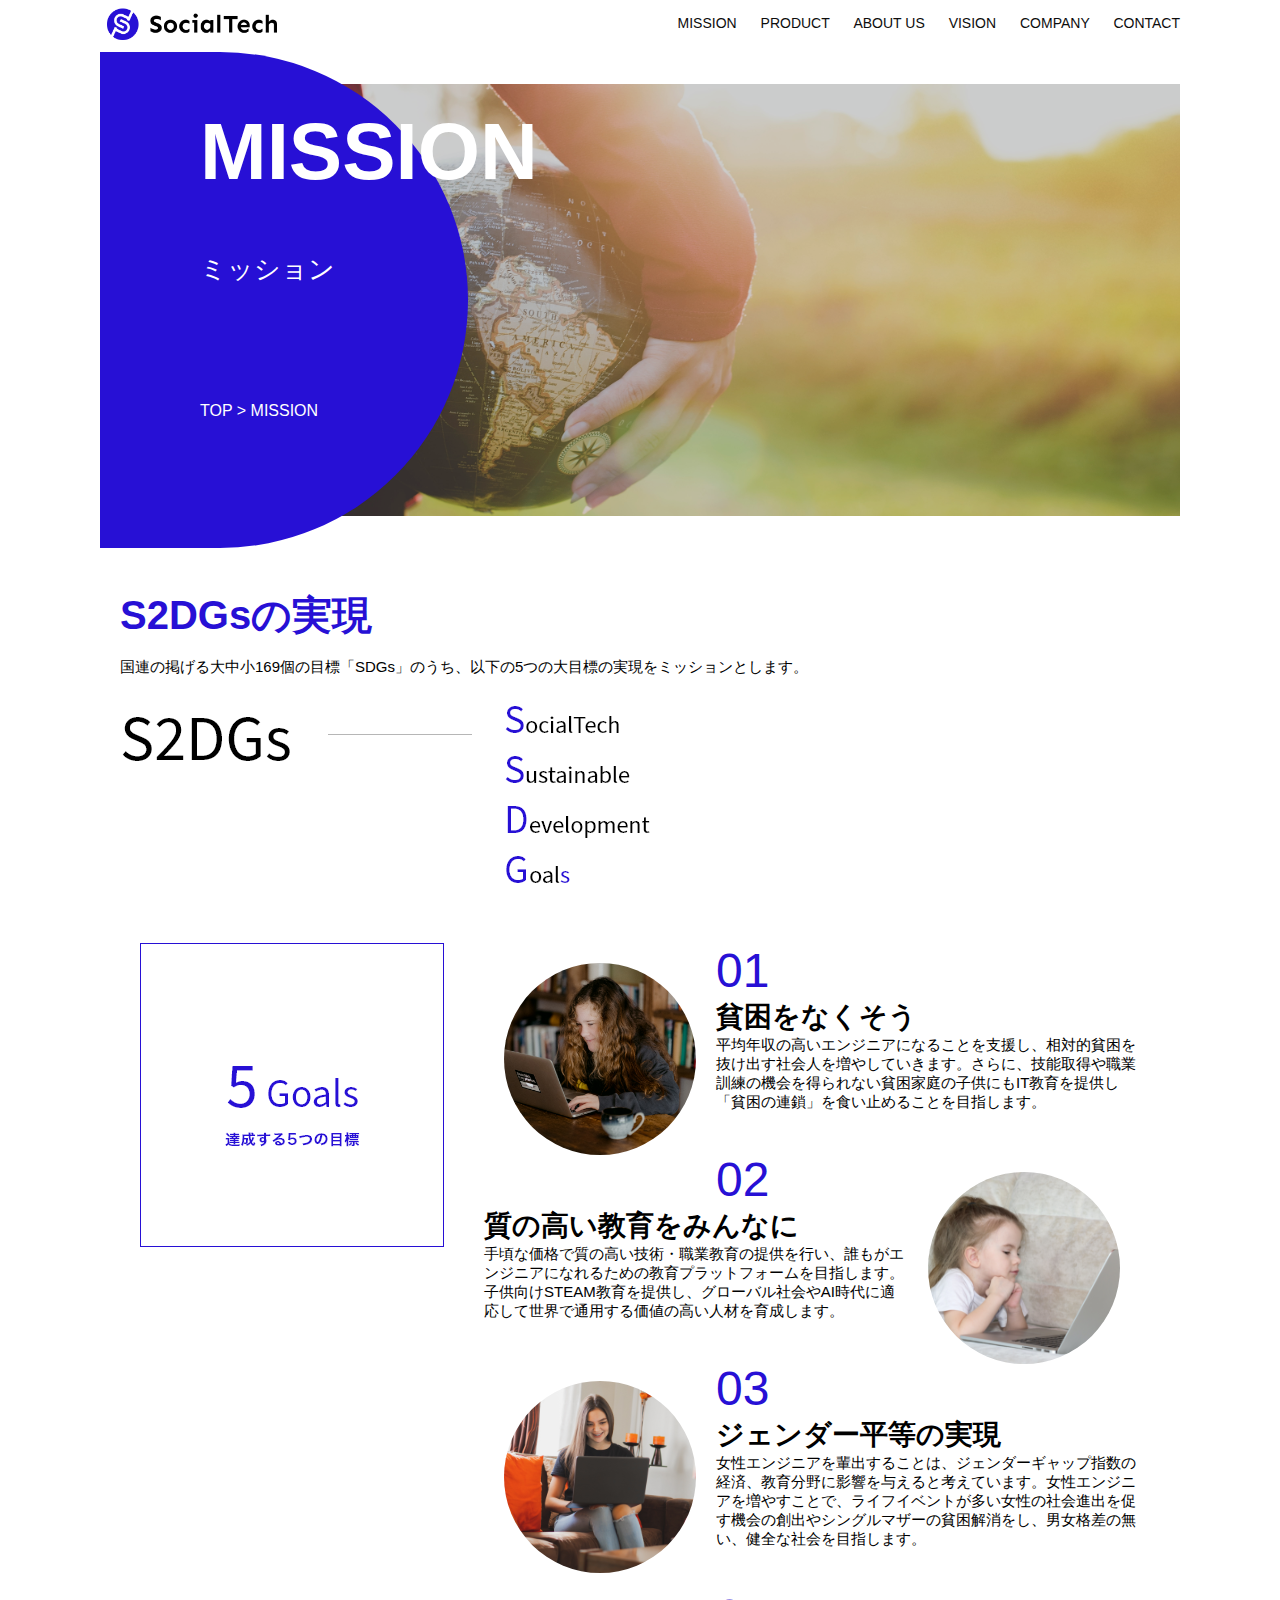
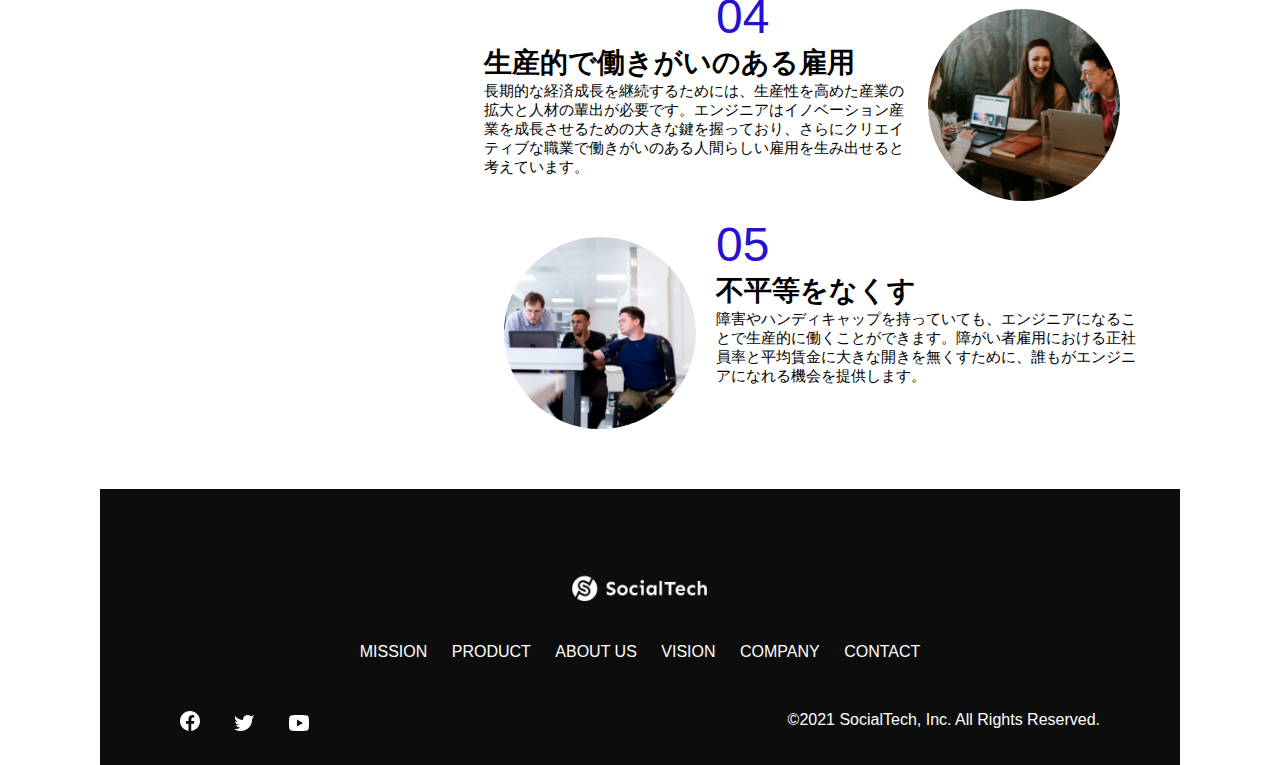
<file: socialtech/mission.html>
<!DOCTYPE html>
  <html>
  <head>
    <title>SocialTech - MISSION ミッション -</title>
    <meta charset="UTF-8">
    <meta name="description" content="SocialTechが目指す5つの目標（S2DGs）を紹介します">
    <meta name="viewport" content="width=device-width, initial-scale=1.0">
    <link rel="stylesheet" href="style.css">
  </head>
 
  <body>
    <!-- ヘッダー -->
    <header>
      <!-- ロゴ -->
      <a href="index.html" id="logo"><img src="images/logo.png" alt="トップページに戻る"></a>
  
      <!-- PC用ナビゲーション -->
      <nav id="nav-pc">
        <a href="mission.html">MISSION</a>
        <a href="product.html">PRODUCT</a>
        <a href="index.html#aboutus">ABOUT US</a>
        <a href="index.html#vision">VISION</a>
        <a href="index.html#company">COMPANY</a>
        <a href="index.html#contact">CONTACT</a>
      </nav>
  
      <!-- スマホ用メニューボタン -->
      <img id="menu-sp" src="images/button-menu.png" alt="ナビゲーションを開く" onclick="document.getElementById('nav-sp').style.display = 'block'">
  
      <!-- スマホ用ナビゲーション -->
      <nav id="nav-sp">
        <img id="close" src="images/button-close.png" alt="ナビゲーションを閉じる" onclick="document.getElementById('nav-sp').style.display = 'none'">
        <a id="logo-sp" href="index.html" onclick="document.getElementById('nav-sp').style.display = 'none'"><img
            src="images/logo-sp.png" alt="トップページに戻る"></a>
        <a class="menu" href="mission.html" onclick="document.getElementById('nav-sp').style.display = 'none'">MISSION</a>
        <a class="menu" href="product.html" onclick="document.getElementById('nav-sp').style.display = 'none'">PRODUCT</a>
        <a class="menu" href="index.html#aboutus" onclick="document.getElementById('nav-sp').style.display = 'none'">ABOUT
          US</a>
        <a class="menu" href="index.html#vision"
          onclick="document.getElementById('nav-sp').style.display = 'none'">VISION</a>
        <a class="menu" href="index.html#company"
          onclick="document.getElementById('nav-sp').style.display = 'none'">COMPANY</a>
        <a class="menu" href="index.html#contact"
          onclick="document.getElementById('nav-sp').style.display = 'none'">CONTACT</a>
        <div id="sns">
          <a href="https://www.facebook.com/sejuku2013"><img src="images/button-facebook.png" alt="Facebookのリンク"></a>
          <a href="https://twitter.com/samuraijuku"><img src="images/button-twitter.png" alt="Twitterのリンク"></a>
          <a href="https://www.youtube.com/channel/UCCFOQO5aDK0xXam4cUQXT8g"><img src="images/button-youtube.png" alt="YouTubeのリンク"></a>
        </div>
      </nav>
    </header>
    <main>
      <article>
        <section id="mission-main">
          <div id="mission-title">
            <h1>MISSION</h1>
            <span>ミッション</span>
            <div>TOP > MISSION</div>
          </div>
        </section>
        <section id="mission-s2dgs">
          <h2 class="mission-h2">S2DGsの実現</h2>
          <p>国連の掲げる大中小169個の目標「SDGs」のうち、以下の5つの大目標の実現をミッションとします。</p>
          <img src="images/mission/mission-s2dgs.png" alt="S2DGs">
        </section>
        <section id="mission-5goals">
          <div>
            <img id="s2dgs-image" src="images/mission/mission-5goals.png" alt="5Goals">
          </div>
          <div>
            <div>
              <img class="fivegoals-image-left" src="images/mission/mission-5goals01.png" alt="PCを操作する女の子">
              <span class="fivegoals-number">01</span>
              <h3 class="fivegoals-h3">貧困をなくそう</h3>
              <p class="fivegoals-p">
                平均年収の高いエンジニアになることを支援し、相対的貧困を抜け出す社会人を増やしていきます。さらに、技能取得や職業訓練の機会を得られない貧困家庭の子供にもIT教育を提供し「貧困の連鎖」を食い止めることを目指します。
              </p>
            </div>
    
            <div>
              <img class="fivegoals-image-right" src="images/mission/mission-5goals02.png" alt="PCを見つめる小さい女の子">
              <span class="fivegoals-number">02</span>
              <h3 class="fivegoals-h3">質の高い教育をみんなに</h3>
              <p class="fivegoals-p">
                手頃な価格で質の高い技術・職業教育の提供を行い、誰もがエンジニアになれるための教育プラットフォームを目指します。子供向けSTEAM教育を提供し、グローバル社会やAI時代に適応して世界で通用する価値の高い人材を育成します。
              </p>
            </div>
    
            <div>
              <img class="fivegoals-image-left" src="images/mission/mission-5goals03.png" alt="PCを操作する女性">
              <span class="fivegoals-number">03</span>
              <h3 class="fivegoals-h3">ジェンダー平等の実現</h3>
              <p class="fivegoals-p">
                女性エンジニアを輩出することは、ジェンダーギャップ指数の経済、教育分野に影響を与えると考えています。女性エンジニアを増やすことで、ライフイベントが多い女性の社会進出を促す機会の創出やシングルマザーの貧困解消をし、男女格差の無い、健全な社会を目指します。
              </p>
            </div>
    
            <div>
              <img class="fivegoals-image-right" src="images/mission/mission-5goals04.png" alt="笑顔で話し合う3人の男女">
              <span class="fivegoals-number">04</span>
              <h3 class="fivegoals-h3">生産的で働きがいのある雇用</h3>
              <p class="fivegoals-p">
                長期的な経済成長を継続するためには、生産性を高めた産業の拡大と人材の輩出が必要です。エンジニアはイノベーション産業を成長させるための大きな鍵を握っており、さらにクリエイティブな職業で働きがいのある人間らしい雇用を生み出せると考えています。
              </p>
            </div>
    
            <div>
              <img class="fivegoals-image-left" src="images/mission/mission-5goals05.png" alt="障害を持つ男性が生き生きと働く様子">
              <span class="fivegoals-number">05</span>
              <h3 class="fivegoals-h3">不平等をなくす</h3>
              <p class="fivegoals-p">
                障害やハンディキャップを持っていても、エンジニアになることで生産的に働くことができます。障がい者雇用における正社員率と平均賃金に大きな開きを無くすために、誰もがエンジニアになれる機会を提供します。
              </p>
            </div>
          </div>

        </section>
      </article>
      <footer>
        <div id="footer-logo">
          <img src="images/logo-sp.png" alt="SocialTech">
        </div>
        <div id="footer-link">
          <a href="mission.html">MISSION</a>
          <a href="product.html">PRODUCT</a>
          <a href="index.html#aboutus">ABOUT US</a>
          <a href="index.html#vision">VISION</a>
          <a href="index.html#company">COMPANY</a>
          <a href="index.html#contact">CONTACT</a>
        </div>
        <div id="sns-footer">
          <a href="https://www.facebook.com/sejuku2013"><img src="images/button-facebook.png" alt="Facebookのリンク"></a>
          <a href="https://twitter.com/samuraijuku"><img src="images/button-twitter.png" alt="Twitterのリンク"></a>
          <a href="https://www.youtube.com/channel/UCCFOQO5aDK0xXam4cUQXT8g"><img src="images/button-youtube.png" alt="YouTubeのリンク"></a>
          <span id="copyright">&copy;2021 SocialTech, Inc. All Rights Reserved. </span>
        </div>
      </footer>
    </main>
  </body>
 
  </html>
</file>
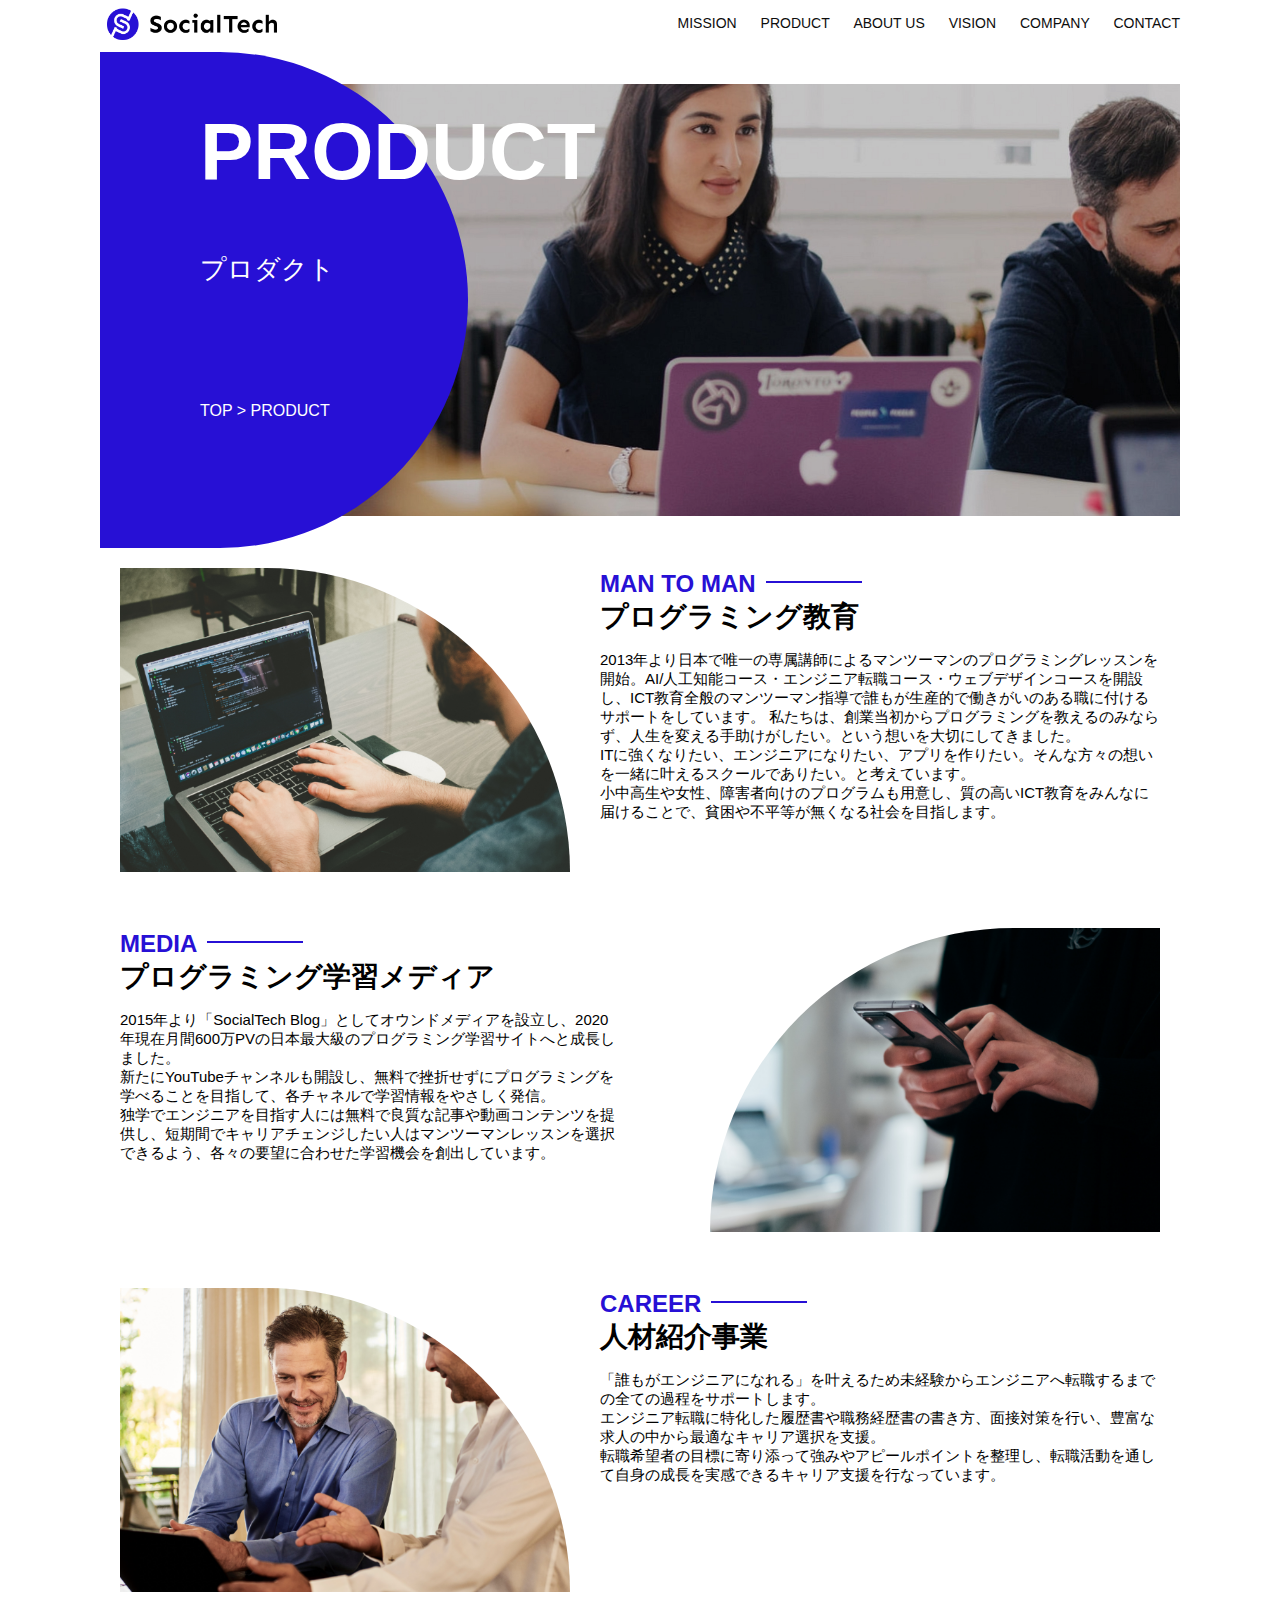
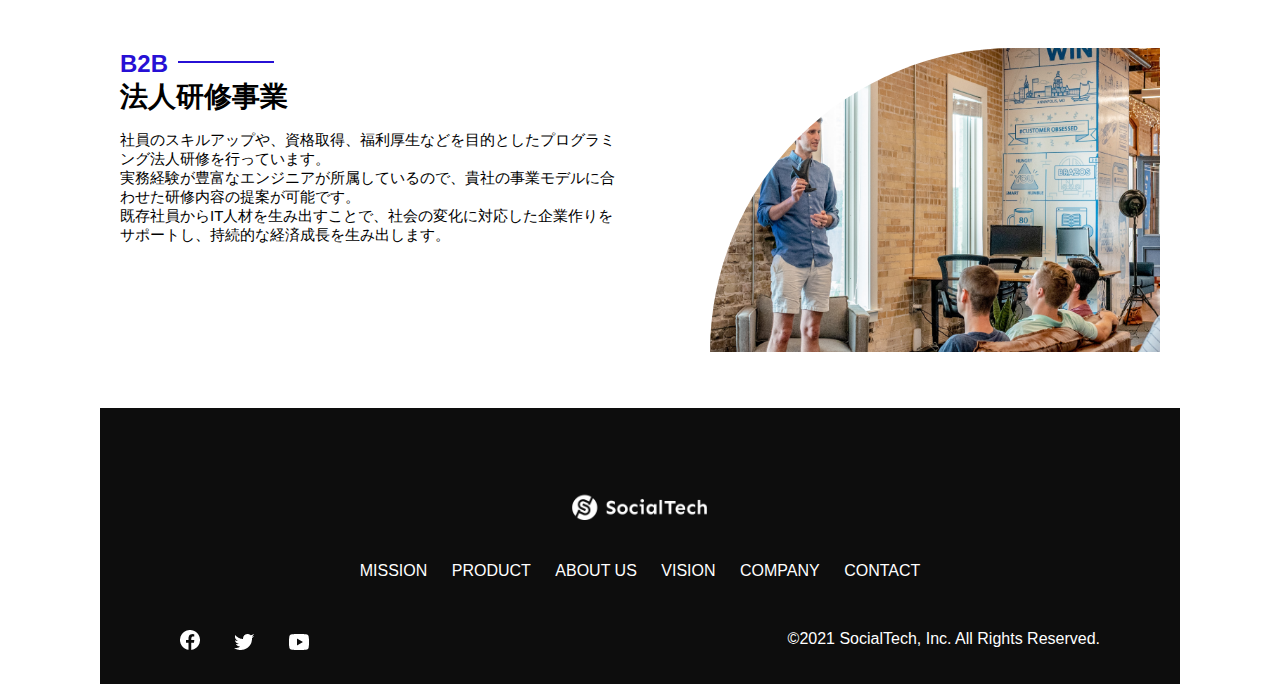
<file: socialtech/product.html>
<!DOCTYPE html>
  <html>
  <head>
    <title>SocialTech -PRODUCT プロダクト-</title>
    <meta charset="UTF-8">
    <meta name="description" content="SocialTechの4つのプロダクトを紹介します">
    <meta name="viewport" content="width=device-width, initial-scale=1.0">
    <link rel="stylesheet" href="style.css">
  </head>
  
  <body>
    <!-- ヘッダー -->
    <header>
      <!-- ロゴ -->
      <a href="index.html" id="logo"><img src="images/logo.png" alt="トップページに戻る"></a>
  
      <!-- PC用ナビゲーション -->
      <nav id="nav-pc">
        <a href="mission.html">MISSION</a>
        <a href="product.html">PRODUCT</a>
        <a href="index.html#aboutus">ABOUT US</a>
        <a href="index.html#vision">VISION</a>
        <a href="index.html#company">COMPANY</a>
        <a href="index.html#contact">CONTACT</a>
      </nav>
  
      <!-- スマホ用メニューボタン -->
      <img id="menu-sp" src="images/button-menu.png" alt="ナビゲーションを開く" onclick="document.getElementById('nav-sp').style.display = 'block'">
  
      <!-- スマホ用ナビゲーション -->
      <nav id="nav-sp">
        <img id="close" src="images/button-close.png" alt="ナビゲーションを閉じる" onclick="document.getElementById('nav-sp').style.display = 'none'">
        <a id="logo-sp" href="index.html" onclick="document.getElementById('nav-sp').style.display = 'none'"><img
            src="images/logo-sp.png" alt="トップページに戻る"></a>
        <a class="menu" href="mission.html" onclick="document.getElementById('nav-sp').style.display = 'none'">MISSION</a>
        <a class="menu" href="product.html" onclick="document.getElementById('nav-sp').style.display = 'none'">PRODUCT</a>
        <a class="menu" href="index.html#aboutus" onclick="document.getElementById('nav-sp').style.display = 'none'">ABOUT
          US</a>
        <a class="menu" href="index.html#vision"
          onclick="document.getElementById('nav-sp').style.display = 'none'">VISION</a>
        <a class="menu" href="index.html#company"
          onclick="document.getElementById('nav-sp').style.display = 'none'">COMPANY</a>
        <a class="menu" href="index.html#contact"
          onclick="document.getElementById('nav-sp').style.display = 'none'">CONTACT</a>
        <div id="sns">
          <a href="https://www.facebook.com/sejuku2013"><img src="images/button-facebook.png" alt="Facebookのリンク"></a>
          <a href="https://twitter.com/samuraijuku"><img src="images/button-twitter.png" alt="Twitterのリンク"></a>
          <a href="https://www.youtube.com/channel/UCCFOQO5aDK0xXam4cUQXT8g"><img src="images/button-youtube.png" alt="YouTubeのリンク"></a>
        </div>
      </nav>
    </header>
    <main>
      <article>
        <section id="product-main">
          <div id="product-title">
            <h1>PRODUCT</h1>
            <span>プロダクト</span>
            <div>TOP > PRODUCT</div>
          </div>
        </section>
        <section class="product-section1">
          <img src="images/product/product-mantoman.png" alt="PCでコードを書く男性">
          <div>
            <h2 class="product-h2">MAN TO MAN</h2>
            <h3 class="product-h3">プログラミング教育</h3>
            <p>
              2013年より日本で唯一の専属講師によるマンツーマンのプログラミングレッスンを開始。AI/人工知能コース・エンジニア転職コース・ウェブデザインコースを開設し、ICT教育全般のマンツーマン指導で誰もが生産的で働きがいのある職に付けるサポートをしています。
              私たちは、創業当初からプログラミングを教えるのみならず、人生を変える手助けがしたい。という想いを大切にしてきました。<br>ITに強くなりたい、エンジニアになりたい、アプリを作りたい。そんな方々の想いを一緒に叶えるスクールでありたい。と考えています。<br>小中高生や女性、障害者向けのプログラムも用意し、質の高いICT教育をみんなに届けることで、貧困や不平等が無くなる社会を目指します。
            </p>
          </div>
        </section>
        <section class="product-section2">
          <div>
            <h2 class="product-h2">MEDIA</h2>
            <h3 class="product-h3">プログラミング学習メディア</h3>
            <p>2015年より「SocialTech
              Blog」としてオウンドメディアを設立し、2020年現在月間600万PVの日本最大級のプログラミング学習サイトへと成長しました。<br>新たにYouTubeチャンネルも開設し、無料で挫折せずにプログラミングを学べることを目指して、各チャネルで学習情報をやさしく発信。<br>独学でエンジニアを目指す人には無料で良質な記事や動画コンテンツを提供し、短期間でキャリアチェンジしたい人はマンツーマンレッスンを選択できるよう、各々の要望に合わせた学習機会を創出しています。
            </p>
          </div>
          <img src="images/product/product-media.png" alt="スマートフォンを操作する人">
        </section>
        <section class="product-section1">
          <img src="images/product/product-career.png" alt="笑顔で話し合う2人の男性">
          <div>
            <h2 class="product-h2">CAREER</h2>
            <h3 class="product-h3">人材紹介事業</h3>
            <p>
              「誰もがエンジニアになれる」を叶えるため未経験からエンジニアへ転職するまでの全ての過程をサポートします。<br>エンジニア転職に特化した履歴書や職務経歴書の書き方、面接対策を行い、豊富な求人の中から最適なキャリア選択を支援。<br>転職希望者の目標に寄り添って強みやアピールポイントを整理し、転職活動を通して自身の成長を実感できるキャリア支援を行なっています。<br>
            </p>
          </div>
        </section>
        <section class="product-section2">
          <div>
            <h2 class="product-h2">B2B</h2>
            <h3 class="product-h3">法人研修事業</h3>
            <p>
              社員のスキルアップや、資格取得、福利厚生などを目的としたプログラミング法人研修を行っています。<br>実務経験が豊富なエンジニアが所属しているので、貴社の事業モデルに合わせた研修内容の提案が可能です。<br>既存社員からIT人材を生み出すことで、社会の変化に対応した企業作りをサポートし、持続的な経済成長を生み出します。
            </p>
          </div>
          <img src="images/product/product-b2b.png" alt="講演中の男性とそれを聴く人々">
        </section>
      </article>
      <footer>
        <div id="footer-logo">
          <img src="images/logo-sp.png" alt="SocialTech">
        </div>
        <div id="footer-link">
          <a href="mission.html">MISSION</a>
          <a href="product.html">PRODUCT</a>
          <a href="index.html#aboutus">ABOUT US</a>
          <a href="index.html#vision">VISION</a>
          <a href="index.html#company">COMPANY</a>
          <a href="index.html#contact">CONTACT</a>
        </div>
        <div id="sns-footer">
          <a href="https://www.facebook.com/sejuku2013"><img src="images/button-facebook.png" alt="Facebookのリンク"></a>
          <a href="https://twitter.com/samuraijuku"><img src="images/button-twitter.png" alt="Twitterのリンク"></a>
          <a href="https://www.youtube.com/channel/UCCFOQO5aDK0xXam4cUQXT8g"><img src="images/button-youtube.png" alt="YouTubeのリンク"></a>
          <span id="copyright">&copy;2021 SocialTech, Inc. All Rights Reserved. </span>
        </div>
      </footer>
    </main>
  </body>
  
  </html>
</file>
<file: html-css-kadai_013/style.css>
/* PC、スマホ共通スタイル */
body {
  font-family: "Source Sans Pro", "Hiragino Kaku Gothic ProN", Meiryo, Arial,
    sans-serif;
}

p {
  font-size: 15px;
}

#main-visual>img {
  width: 100%;
}

/*================
PC用のスタイル 
=================*/
@media screen and (min-width: 768px) {
  /* 横幅設定 */
  body {
    max-width: 1080px;
    min-width: 960px;
    margin: 0 auto 0 auto;
  }

  /* ヘッダー */
  header {
    display: flex;
    justify-content: space-between;
  }

  /* ナビゲーションのレイアウト */
  #nav-pc {
    text-align: right;
    font-size: 14px;
    padding-top: 15px;
  }

  /* ナビゲーションのリンクの装飾設定 */
  #nav-pc>a {
    text-decoration: none;
    margin-left: 20px;
  }

  #nav-pc>a:link {
    color: #0d0d0d;
  }

  #nav-pc>a:visited {
    color: #0d0d0d;
  }

  #nav-pc>a:hover {
    color: #0d0d0d;
    text-decoration: underline;
  }

  #nav-pc>a:active {
    color: #0d0d0d;
  }

  #menu-sp {
    display: none;
  }

  #nav-sp {
    display: none;
  }
}

/* ======================
スマホ用のスタイル
=======================*/
@media screen and (max-width: 767px) {
  body{
    min-width: 375px;
    margin: 0;
  }

  #nav-pc {
    display: none;
  }

  #menu-sp {
    float: right;
    padding: 0;
  }

  #nav-sp {
    background-color: #ce933e;
    position: absolute;
    left: 0;
    top: 0;
    height: 100%;
    width: 100%;
    display: none;
    z-index: 100;
  }

  #close {
    position: absolute;
    top: 20px;
    right: 20px;
  }

  #logo-sp {
    margin: 80px 0 30px 20px;
  }

  #nav-sp > a {
    display: block;
  }

  #nav-sp > a:link {
    color: #ffffff;
  }

  #nav-sp > a:visited {
    color: #ffffff;
  }

  #nav-sp > a:hover {
    color: #ffffff;
    text-decoration: underline;
  }

  #nav-sp > a:active {
    color: #ffffff;
  }

  #nav-sp > .menu {
    text-decoration: none;
    display: block;
    margin: 0 20px;
    height: 44px;
    font-size: 16px;
    background-image: url("images/arrow.png");
    background-repeat: no-repeat;
    background-position: right top;
  }


}
</file>
<file: socialtech-kadai_012/style.css>
body {
  font-family: "Source Sans Pro", "Hiragino Kaku Gothic ProN", Meiryo, Arial, sans-serif;
}

p {
  font-size: 15px;
}

/*===========
 PC用のスタイル設定
=============*/

/* 横幅設定 */
body {
  max-width: 1080px;
  min-width: 960px;
  margin: 0 auto;
}

/* ヘッダー */
header {
  display: flex;
  justify-content: space-between;
}

/* ナビゲーションのレイアウト */
#nav-pc {
  text-align: right;
  font-size: 14px;
  padding-top: 15px;
}

/* ナビゲーションのリンク装飾設定 */
#nav-pc > a {
  text-decoration: none;
  margin-left: 20px;
}
#nav-pc > a:link {
  color: #0d0d0d;
}
#nav-pc > a:visited {
  color: #0d0d0d;
}
#nav-pc > a:hover {
  color: #0d0d0d;
  text-decoration: underline;
}
#nav-pc > a:active {
  color: #0d0d0d;
}

/* メインビジュアル */
#main-visual {
  position: relative;
  height: 400px;
}

#main-message {
  position: absolute;
  top: 0;
  left: 0;
  background-color: #2710d5;
  color: #ffffff;
  border-radius: 0 0 476px 0;
  max-width: 620px;
  height: 100%;
  width: 100%;
  z-index: 11;
}

#main-message > h1 {
  font-size: 60px;
  font: bold;
  margin: 100px 0 0 50px;
}

#main-message > p {
  font-size: 28px;
  margin: 0 0 0 50px;
}

#main-visual > img {
  max-width: 620px;
  border-radius: 476px 0 0 0;
  position: absolute;
  top: 0;
  right: 0;
  z-index: 10;
}

/* 見出し */
h2 {
  margin: 40px 0 0 0;
}

h2::after{
  content: url("images/line.png");
  margin-left: 10px;
}

h3 {
  font-size: 27px;
}

/* ミッション */
#mission {
  margin: 80px auto;
  width: 100%;
}

#mission-flex {
  width: 100%;
  display: flex;
}

#mission-flex > div {
  width: 50%;
  margin: 20px;
}

#mission-photo {
  width: 100%;
}

#s2dgs {
  margin-top: 50px;
  width: 100%;
}

/* プロダクト */
#product {
  background-color: #fafafa;
  margin: 80px 0 80px 0;
  padding: 10px 40px 0px 40px;
}

/* 外枠 */
#product > div {
  margin-top: 40px;
  display: flex;
}

/* 左のカラム */
#product-left {
  width: 50%;
  margin-right: 20px;
}

/* 右のカラム */
#product-right {
  width: 50%;
  margin-left: 20px;
  margin-top: 80px;
}

/* 画像 + 説明の枠 */
#product-left > div {
  position: relative;
  height: 480px;
  margin-right: 20px;
} 
#product-right > div {
  position: relative;
  height: 480px;
  margin-left: 20px;
}

/* 画像 */
.product-photo {
  width: 100%;
}

/* 説明文の枠 */
.product-explain {
  background-color: #ffffff;
  position: absolute;
  left: 0;
  top: 280px;
  margin: 0 40px;
  padding: 20px;
  box-shadow: 5px 5px 10px rgba(0, 0, 0, 0.05);
}

/* 説明文の英語 */
.product-explain > span {
  color: #2710d5;
  font-weight: bold;
  font-size: 16px;
  margin: 0;
}

/* 説明文の見出し */
.product-explain > h3 {
  font-size: 20px;
  margin: 5px 0;
}

/* 説明文 */
.product-explain > p {
  font-size: 14px;
  margin: 0;
}

/* 「もっとみる」ボダン */
#product-mote {
  margin: 0 auto -42px auto;
}

/* ABOUT US */
#aboutus {
  margin: 80px auto;
}

/* 3つの組織文化と画像を入れる枠 */
#aboutus > div {
  display: flex;
}

/* 画像 */
.culture-img {
  width: 100%;
  align-self: flex-start;
}

.culture-img2 {
  margin-top: 50px;
  width: 100%;
}

/* 3つの組織文化の表 */
.culture-table {
  margin-right: 50px;
}

/* 番号 */
.culture-num {
  font-size: 80px;
  color: #2710d5;
  margin: 0 20px 0 0;
}

/* 組織文化 英語 */
.culture-en {
  color: #2710d5;
  font-weight: bold;
  font-size: 24px;
  display: block;
}

/* 組織文化 日本語 */
.culture-jp {
  font-size: 28px;
  font-weight: bold;
}

/* 説明文 */
.culture-description {
  margin: 0;
}

/* ビジョン */
#vision {
  margin: 80px auto 80px auto;
}

/* セクション内の外枠 */
#vision > div {
  width: 100%;
  display: flex;
  justify-content: space-between;
  flex-wrap: wrap;
}

/* 7つの行動指針の枠 */
.vision-box {
  width: 300px;
  height: 300px;
  margin-bottom: 30px;
  position: relative;
}

.vision-box > img {
  width: 100%;
  height: auto;
  position: absolute;
  top: 0;
  left: 0;
  z-index: 30;
}

.vision-box > span {
  position: absolute;
  top: 0;
  left: 0;
  z-index: 31;
  margin-right: 20px;
}

.vision-box > span > h4 {
  color: #2710d5;
  font-size: 19px;
  margin: 80px 0 0 0;
}

.vision-box > span > h4::first-letter {
  font-size: 40px;
}

.vision-box > span > h5 {
  font-size: 20px;
  margin: 0 0 0 0;
}

.vision-box > span > p {
  margin: 10px 0 0 0;
}

/* ケース */
.cases {
  margin: 40px;
  width: 100%;
}

ul {
  display: flex;
  list-style: none;
}

li {
  width: 33%;
  margin: 20px;
}

.case-card {
  background-color: #FFFFFF;
  min-height: 400px;
  box-shadow: 5px 5px 15px rgb(0, 0, 0, 0.2);
}

.case-img {
  width: 100%;
}

.case-info {
  padding: 10px 20px;
}

.case-name {
  color: #2710d5;
  font-size: 19px;
}

.case-content {
  font-size: 14px;
}

/* 会社概要 */
#company {
  margin: 80px auto 80px auto;
}

#company-table {
  width: 100%;
}

.tableheader {
  text-align: left;
  padding: 20px;
  border-bottom-color: #2710d5;
  border-bottom-width: 1px;
  border-bottom-style: solid;
  width: 100px;
}

.tableheader-first {
  text-align: left;
  padding: 20px;
  border-bottom-color: #2710d5;
  border-bottom-width: 1px;
  border-bottom-style: solid;
  border-top-color: #2710d5;
  border-top-width: 1px;
  border-top-style: solid;
  width: 100px;
}

.cell {
  padding: 30px;
  border-bottom-color: #ececec;
  border-bottom-width: 1px;
  border-bottom-style: solid;
}

.cell-first {
  padding: 30px;
  border-bottom-color: #ececec;
  border-bottom-width: 1px;
  border-bottom-style: solid;
  border-top-color: #ececec;
  border-top-width: 1px;
  border-top-style: solid;
}

#company > iframe {
  width: 100%;
  height: 368px;
  margin-top: 40px;
}

/* お問い合わせ */
#contact {
  margin: 80px auto 80px auto;
}

/* 外枠 */
#contact > form > div {
  display: flex;
  flex-direction: row;
  flex-wrap: wrap;
  padding-bottom: 30px;
}

/* 左列の見出し */
.contact-heading {
  width: 240px;
  align-self: center;
}
/* 見出しのラベル */
.contact-label {
  font-weight: bold;
}
/* 必須 */
.contact-span {
  color: #ce2222;
  margin: 0 0 0 20px;
  font-weight: bold;
}

/* テキストボックス */
.contact-textbox {
  border-top: 0;
  border-left: 0;
  border-right: 0;
  border-bottom-width: 1px;
  border-bottom-color: #707070;
  border-bottom-style: solid;
  background-color: #fafafa;
  width: 400px;
  height: 56px;
}
/* お問い合わせ内容のテキストエリア */
.contact-textarea {
  border-top: 0;
  border-left: 0;
  border-right: 0;
  border-bottom-width: 1px;
  border-bottom-color: #707070;
  border-bottom-style: solid;
  background-color: #fafafa;
  width: 400px;
  height: 200px;
}

/* 個人情報の取り扱い */
details {
  width: 700px;
}
details > div {
  background-color: #fafafa;
  padding: 20px;
} 
details > div > span {
  font-weight: bold;
}

/* フッター */
footer {
  background-color: #0d0d0d;
  text-align: center;
  padding: 80px 80px 30px 80px;
}

#footer-logo {
  margin-bottom: 30px;
}

#footer-link {
  margin-bottom: 50px;
}
#footer-link > a {
  text-decoration: none;
  margin: 10px;
}
#footer-link > a:link {
  color: #ffffff;
}
#footer-link > a:visited {
  color: #ffffff;
}
#footer-link > a:hover {
  color: #ffffff;
  text-decoration: underline;
}
#footer-link > a:active {
  color: #ffffff;
}

#sns-footer {
  text-align: left;
  width: 100%;
}

#sns-footer > a {
  margin-right: 30px;
}

#copyright {
  color: #ffffff;
  float: right;
}
</file>
<file: socialtech/style.css>
body {
  font-family: "Source Sans Pro", "Hiragino Kaku Gothic ProN", Meiryo, Arial, sans-serif;
}

p {
  font-size: 15px;
}

/*===========
 PC用のスタイル設定
=============*/
@media screen and (min-width: 768px) {
  /* 横幅設定 */
  body {
    max-width: 1080px;
    min-width: 960px;
    margin: 0 auto;
  }

  /* ヘッダー */
  header {
    display: flex;
    justify-content: space-between;
  }

  /* ナビゲーションのレイアウト */
  #nav-pc {
    text-align: right;
    font-size: 14px;
    padding-top: 15px;
  }

  /* ナビゲーションのリンク装飾設定 */
  #nav-pc > a {
    text-decoration: none;
    margin-left: 20px;
  }
  #nav-pc > a:link {
    color: #0d0d0d;
  }
  #nav-pc > a:visited {
    color: #0d0d0d;
  }
  #nav-pc > a:hover {
    color: #0d0d0d;
    text-decoration: underline;
  }
  #nav-pc > a:active {
    color: #0d0d0d;
  }

  /* スマホ用ナビを非表示 */
  #nav-sp,
  #menu-sp {
    display: none;
  }

  /* メインビジュアル */
  #main-visual {
    position: relative;
    height: 400px;
  }

  #main-message {
    position: absolute;
    top: 0;
    left: 0;
    background-color: #2710d5;
    color: #ffffff;
    border-radius: 0 0 476px 0;
    max-width: 620px;
    height: 100%;
    width: 100%;
    z-index: 11;
  }

  #main-message > h1 {
    font-size: 60px;
    font: bold;
    margin: 100px 0 0 50px;
  }

  #main-message > p {
    font-size: 28px;
    margin: 0 0 0 50px;
  }

  #main-visual > img {
    max-width: 620px;
    border-radius: 476px 0 0 0;
    position: absolute;
    top: 0;
    right: 0;
    z-index: 10;
  }

  /* 見出し */
  h2 {
    margin: 40px 0 0 0;
  }

  h2::after{
    content: url("images/line.png");
    margin-left: 10px;
  }

  h3 {
    font-size: 27px;
  }

  /* ミッション */
  #mission {
    margin: 80px auto;
    width: 100%;
  }

  #mission-flex {
    width: 100%;
    display: flex;
  }

  #mission-flex > div {
    width: 50%;
    margin: 20px;
  }

  #mission-photo {
    width: 100%;
  }

  #s2dgs {
    margin-top: 50px;
    width: 100%;
  }

  /* プロダクト */
  #product {
    background-color: #fafafa;
    margin: 80px 0 80px 0;
    padding: 10px 40px 0px 40px;
  }

  /* 外枠 */
  #product > div {
    margin-top: 40px;
    display: flex;
  }

  /* 左のカラム */
  #product-left {
    width: 50%;
    margin-right: 20px;
  }

  /* 右のカラム */
  #product-right {
    width: 50%;
    margin-left: 20px;
    margin-top: 80px;
  }

  /* 画像 + 説明の枠 */
  #product-left > div {
    position: relative;
    height: 480px;
    margin-right: 20px;
  } 
  #product-right > div {
    position: relative;
    height: 480px;
    margin-left: 20px;
  }

  /* 画像 */
  .product-photo {
    width: 100%;
  }

  /* 説明文の枠 */
  .product-explain {
    background-color: #ffffff;
    position: absolute;
    left: 0;
    top: 280px;
    margin: 0 40px;
    padding: 20px;
    box-shadow: 5px 5px 10px rgba(0, 0, 0, 0.05);
  }

  /* 説明文の英語 */
  .product-explain > span {
    color: #2710d5;
    font-weight: bold;
    font-size: 16px;
    margin: 0;
  }

  /* 説明文の見出し */
  .product-explain > h3 {
    font-size: 20px;
    margin: 5px 0;
  }

  /* 説明文 */
  .product-explain > p {
    font-size: 14px;
    margin: 0;
  }

  /* 「もっとみる」ボダン */
  #product-mote {
    margin: 0 auto -42px auto;
  }

  /* ABOUT US */
  #aboutus {
    margin: 80px auto;
  }

  /* 3つの組織文化と画像を入れる枠 */
  #aboutus > div {
    display: flex;
  }

  /* 画像 */
  .culture-img {
    width: 100%;
    align-self: flex-start;
  }

  .culture-img2 {
    margin-top: 50px;
    width: 100%;
  }

  /* 3つの組織文化の表 */
  .culture-table {
    margin-right: 50px;
  }

  /* 番号 */
  .culture-num {
    font-size: 80px;
    color: #2710d5;
    margin: 0 20px 0 0;
  }

  /* 組織文化 英語 */
  .culture-en {
    color: #2710d5;
    font-weight: bold;
    font-size: 24px;
    display: block;
  }

  /* 組織文化 日本語 */
  .culture-jp {
    font-size: 28px;
    font-weight: bold;
  }

  /* 説明文 */
  .culture-description {
    margin: 0;
  }

  /* ビジョン */
  #vision {
    margin: 80px auto 80px auto;
  }

  /* セクション内の外枠 */
  #vision > div {
    width: 100%;
    display: flex;
    justify-content: space-between;
    flex-wrap: wrap;
  }

  /* 7つの行動指針の枠 */
  .vision-box {
    width: 300px;
    height: 300px;
    margin-bottom: 30px;
    position: relative;
  }

  .vision-box > img {
    width: 100%;
    height: auto;
    position: absolute;
    top: 0;
    left: 0;
    z-index: 30;
  }

  .vision-box > span {
    position: absolute;
    top: 0;
    left: 0;
    z-index: 31;
    margin-right: 20px;
  }

  .vision-box > span > h4 {
    color: #2710d5;
    font-size: 19px;
    margin: 80px 0 0 0;
  }

  .vision-box > span > h4::first-letter {
    font-size: 40px;
  }

  .vision-box > span > h5 {
    font-size: 20px;
    margin: 0 0 0 0;
  }

  .vision-box > span > p {
    margin: 10px 0 0 0;
  }

  /* 会社概要 */
  #company {
    margin: 80px auto 80px auto;
  }

  #company-table {
    width: 100%;
  }

  .tableheader {
    text-align: left;
    padding: 20px;
    border-bottom-color: #2710d5;
    border-bottom-width: 1px;
    border-bottom-style: solid;
    width: 100px;
  }

  .tableheader-first {
    text-align: left;
    padding: 20px;
    border-bottom-color: #2710d5;
    border-bottom-width: 1px;
    border-bottom-style: solid;
    border-top-color: #2710d5;
    border-top-width: 1px;
    border-top-style: solid;
    width: 100px;
  }

  .cell {
    padding: 30px;
    border-bottom-color: #ececec;
    border-bottom-width: 1px;
    border-bottom-style: solid;
  }

  .cell-first {
    padding: 30px;
    border-bottom-color: #ececec;
    border-bottom-width: 1px;
    border-bottom-style: solid;
    border-top-color: #ececec;
    border-top-width: 1px;
    border-top-style: solid;
  }

  #company > iframe {
    width: 100%;
    height: 368px;
    margin-top: 40px;
  }

  /* お問い合わせ */
  #contact {
    margin: 80px auto 80px auto;
  }

  /* 外枠 */
  #contact > form > div {
    display: flex;
    flex-direction: row;
    flex-wrap: wrap;
    padding-bottom: 30px;
  }

  /* 左列の見出し */
  .contact-heading {
    width: 240px;
    align-self: center;
  }
  /* 見出しのラベル */
  .contact-label {
    font-weight: bold;
  }
  /* 必須 */
  .contact-span {
    color: #ce2222;
    margin: 0 0 0 20px;
    font-weight: bold;
  }

  /* テキストボックス */
  .contact-textbox {
    border-top: 0;
    border-left: 0;
    border-right: 0;
    border-bottom-width: 1px;
    border-bottom-color: #707070;
    border-bottom-style: solid;
    background-color: #fafafa;
    width: 400px;
    height: 56px;
  }
  /* お問い合わせ内容のテキストエリア */
  .contact-textarea {
    border-top: 0;
    border-left: 0;
    border-right: 0;
    border-bottom-width: 1px;
    border-bottom-color: #707070;
    border-bottom-style: solid;
    background-color: #fafafa;
    width: 400px;
    height: 200px;
  }

  /* 個人情報の取り扱い */
  details {
    width: 700px;
  }
  details > div {
    background-color: #fafafa;
    padding: 20px;
  } 
  details > div > span {
    font-weight: bold;
  }

  /* フッター */
  footer {
    background-color: #0d0d0d;
    text-align: center;
    padding: 80px 80px 30px 80px;
  }

  #footer-logo {
    margin-bottom: 30px;
  }

  #footer-link {
    margin-bottom: 50px;
  }
  #footer-link > a {
    text-decoration: none;
    margin: 10px;
  }
  #footer-link > a:link {
    color: #ffffff;
  }
  #footer-link > a:visited {
    color: #ffffff;
  }
  #footer-link > a:hover {
    color: #ffffff;
    text-decoration: underline;
  }
  #footer-link > a:active {
    color: #ffffff;
  }

  #sns-footer {
    text-align: left;
    width: 100%;
  }

  #sns-footer > a {
    margin-right: 30px;
  }

  #copyright {
    color: #ffffff;
    float: right;
  }

  /* mission.html用スタイル */
   /* ミッションのメインビジュアル */
   #mission-main {
    height: 496px;
    width: 100%;
    background-image: url("images/mission/mission-main.png");
    background-repeat: no-repeat;
    background-position-y: center;
  }

  #mission-title {
    background-color: #2710d5;
    width: 368px;
    color: #ffffff;
    height: 496px;
    border-radius: 0 248px 248px 0;
    position: relative;
  }

  #mission-title > h1 {
    position: absolute;
    top: 0;
    left: 100px;
    font-size: 80px;
  }

  #mission-title > span {
    position: absolute;
    top: 200px;
    left: 100px;
    font-size: 26px;
  }

  #mission-title > div {
    position: absolute;
    top: 350px;
    left: 100px;
    font-size: 16px;
  }

  #mission-s2dgs {
    width: 100%;
    margin: 20px;
  }

  .mission-h2 {
    color: #2710d5;
    font-size: 40px;
  }

  .mission-h2::after {
    content: none;
  }

  #mission-5goals {
    margin: 20px;
    display: flex;
  }

  #mission-5goals > div {
    flex-grow: 1;
    padding: 20px;
  }

  #mission-5goals > div > div {
    margin-bottom: 40px;
  }

  .fivegoals-image-right {
    float: right;
    margin: 20px;
  }

  .fivegoals-image-left {
    float: left;
    margin: 20px;
  }

  .fivegoals-number {
    color: #2710d5;
    font-size: 48px;
    margin: 0;
  }

  .fivegoals-h3 {
    font-size: 28px;
    margin: 0;
  }

  .fivegoals-p {
    margin: 0;
  }

  /* プロダクトページ */
  #product-main {
    height: 496px;
    width: 100%;
    background-image: url("images/product/product-main.png");
    background-repeat: no-repeat;
    background-position-y: center;
  }

  #product-title {
    background-color: #2710d5;
    width: 368px;
    color: #ffffff;
    height: 496px;
    border-radius: 0 248px 248px 0;
    position: relative;
  }
  #product-title > h1 {
    position: absolute;
    top: 0;
    left: 100px;
    font-size: 80px;
  }

  #product-title > span {
    position: absolute;
    top: 200px;
    left: 100px;
    font-size: 26px;
  }

  #product-title > div {
    position: absolute;
    top: 350px;
    left: 100px;
    font-size: 16px;
  }

  /* セクション1 */
  .product-section1 {
    position: relative;
    margin: 20px;
    height: 340px;
  }

  .product-section1 > img {
    position: absolute;
    top: 0;
    left: 0;
    width: 450px;
    margin: 0 40px 30px 0;
    border-radius: 0 432px 0 0;
  }

  .product-section1 > div {
    position: absolute;
    top: 0;
    left: 480px;
  }

  /* セクション2 */
  .product-section2 {
    position: relative;
    margin: 20px;
    height: 340px;
  }

  .product-section2 > img {
    position: absolute;
    top: 0;
    right: 0;
    width: 450px;
    margin: 0 0 30px 40px;
    border-radius: 432px 0 0 0;
  }

  .product-section2 > div {
    width: 500px;
    position: absolute;
    top: 0;
    left: 0;
  }

  .product-h2 {
    color: #2710d5;
    font-size: 24px;
    margin: 0;
  }

  .product-h3 {
    font-size: 28px;
    margin: 0;
  }
}

/*=================
スマホ用のスタイル
=================*/
@media screen and (max-width: 767px) {
  body {
    min-width: 375px;
    margin: 0;
  }

  /* PC用ナビゲーション非表示 */
  #nav-pc {
    display: none;
  }

  /* ハンバーガーメニュー */
  #menu-sp {
    float: right;
    padding: 0;
  }

  /* スマホ用ナビゲーションの表示切替 */
  /* 初期状態、レイアウトと非表示設定 */
  #nav-sp {
    background-color: #2710d5;
    position: absolute;
    left: 0;
    top: 0;
    height: 100%;
    width: 100%;
    display: none;
    z-index: 100;
  }

  /* ×ボタン */
  #close {
    position: absolute;
    top: 20px;
    right: 20px;
  }

  /* ナビゲーションメニュー用ロゴ */
  #logo-sp {
    margin: 80px 0 30px 20px;
  }

  /* ナビゲーションのリンクの装飾設定 */
  #nav-sp > a {
    display: block;
  }
  #nav-sp > a:link {
    color: #ffffff;
  }
  #nav-sp > a:visited {
    color: #ffffff;
  }
  #nav-sp > a:hover {
    color: #ffffff;
    text-decoration: underline;
  }
  #nav-sp > a:active {
    color: #ffffff;
  }
  #nav-sp > .menu {
    text-decoration: none;
    display: block;
    margin: 0 20px 0 20px;
    height: 44px;
    font-size: 16px;
    background-image: url("images/arrow.png");
    background-repeat: no-repeat;
    background-position: right top;
  }

  #sns {
    position: absolute;
    bottom: 20px;
    left: 20px;
  }
  #sns > a {
    margin-right: 30px;
  }

  /* メインビジュアル */
  #main-visual {
    position: relative;
    height: 470px;
    width: 100%;
    overflow: hidden;
  }

  #main-visual > div {
    position: absolute;
    top: 0;
    left: 0;
    background-color: #2710d5;
    color: white;
    border-radius: 0 0 476px 0;
    text-align: center;
    height: 280px;
    width: 100%;
    z-index: 11;
  }

  #main-visual > div > h1 {
    font-size: 28px;
    margin: 90px 0 0 0;
  }

  #main-visual > div > p {
    margin: 0;
  }

  #main-visual > img {
    width: 100%;
    border-radius: 476px 0 0 0;
    z-index: 10;
    position: absolute;
    bottom: 0;
    right: 0;
  }

  /* 見出し */
  h2::after {
    content: url("images/line.png");
    margin-left: 10px;
  }

  h3 {
    font-size: 24px;
    margin: 10px 0 0 0;
  }

  /* ミッション */
  #mission {
    margin: 20px;
  }

  #mission-photo {
    width: 100%;
  }

  #s2dgs {
    width: 100%;
  }

  /* プロダクト */
  #product {
    background-color: #fafafa;
    padding-top: 10px;
  }

  #product h2 {
    margin-left: 20px;
  }
  /* 外枠 */
  /* 左右のカラム　スマホでは縦並び */
  #product-left,
  #product-right {
    margin-right: 20px;
    margin-left: 20px;
  }

  /* 画像＋説明の枠 */
  #product-left > div,
  #product-right > div {
    position: relative;
    height: 540px;
  }

  /* 説明文の枠 */
  .product-explain {
    background-color: #ffffff;
    position: absolute;
    left: 0;
    bottom: 50px;
    padding: 20px;
    box-shadow: 5px 5px 10px rgba(0, 0, 0, 0.05);
  }

  .product-explain > span {
    color: #2710d5;
    font-weight: bold;
    font-size: 16px;
    margin: 0px;
  }

  .product-explain > h3 {
    margin: 10px 0 10px 0;
  }

  /* 画像 */
  .product-photo {
    width: 100%;
  }

  #product-more > img {
    margin: 0 0 -42px 20px;
  }

  /* ABOUT US */
  #aboutus {
    margin: 80px 20px 80px 20px;
  }

  #aboutus > div {
    display: flex;
    flex-direction: column;
  }

  .culture-table {
    width: 100%;
    padding-right: 20px;
    order: 2;
  }
  .culture-img {
    width: 100%;
    order: 1;
  }

  .culture-img2 {
    width: 100%;
  }

  .culture-num {
    font-size: 80px;
    color: #2710d5;
  }

  .culture-en {
    color: #2710d5;
    font-weight: bold;
    font-size: 24px;
    display: block;
  }

  .culture-jp {
    display: block;
  }

  .culture-description {
    margin: 0;
  }

  /* ビジョン */
  #vision {
    margin: 80px 20px 80px 20px;
  }

  .vision-box {
    width: 300px;
    height: 300px;
    margin-bottom: 30px;
    position: relative;
  }

  .vision-box > img {
    width: 100%;
    height: auto;
    position: absolute;
    top: 0;
    left: 0;
    z-index: 30;
  }

  .vision-box > span {
    position: absolute;
    top: 0;
    left: 0;
    z-index: 31;
    margin-right: 20px;
  }

  .vision-box > span > h4 {
    color: #2710d5;
    font-size: 19px;
    margin: 60px 0 0 0;
  }

  .vision-box > span > h5 {
    font-size: 20px;
    margin: 0 0 0 0;
  }
  .vision-box > span > p {
    margin: 10px 0 0 0;
  }

  /* 会社概要 */
  #company {
    margin: 0 20px 0 20px;
  }

  #company > h3 {
    margin-bottom: 20px;
  }

  #company > table {
    width: 100%;
  }

  .tableheader-first {
    text-align: left;
    padding: 20px;
    border-bottom-color: #2710d5;
    border-bottom-width: 1px;
    border-bottom-style: solid;
    border-top-color: #2710d5;
    border-top-width: 1px;
    border-top-style: solid;
    width: 50px;
  }
  .tableheader {
    text-align: left;
    padding: 20px;
    border-bottom-color: #2710d5;
    border-bottom-width: 1px;
    border-bottom-style: solid;
    width: 50px;
  }

  .cell {
    padding: 20px;
    border-bottom-color: #ececec;
    border-bottom-width: 1px;
    border-bottom-style: solid;
  }
  .cell-first {
    padding: 20px;
    border-bottom-color: #ececec;
    border-bottom-width: 1px;
    border-bottom-style: solid;
    border-top-color: #ececec;
    border-top-width: 1px;
    border-top-style: solid;
  }

  #company > iframe {
    width: 100%;
    height: 240px;
    margin: 40px 0 0 0;
  }

  /* お問い合わせ */
  #contact {
    margin: 80px 20px 80px 20px;
  }

  #contact > h3 {
    margin-bottom: 20px;
  }

  #contact > form > div {
    margin-bottom: 20px;
  }

  .contact-heading {
    margin-bottom: 20px;
  }

   /* ラベル */
   .contact-label {
    font-weight: bold;
  }

  /* 必須 */
  .contact-span {
    color: #ce2222;
    margin: 0 0 0 20px;
    font-weight: bold;
  }

  .contact-textbox {
    height: 56px;
    border-top: 0;
    border-left: 0;
    border-right: 0;
    background-color: #fafafa;
    border-bottom-color: #707070;
    border-bottom-width: 1px;
    border-style: solid;
    min-width: 300px;
    width: 100%;
  }

  .contact-textarea {
    height: 150px;
    border-top: 0;
    border-left: 0;
    border-right: 0;
    background-color: #fafafa;
    width: 100%;
  }

  .radiobutton {
    margin-bottom: 20px;
  }

  .radiobutton + label::after {
    content: "\A";
    white-space: pre;
  }

  /* フッター */
  footer {
    background-color: #0d0d0d;
    padding: 30px 20px 50px 20px;
  }

  #footer-logo {
    margin-bottom: 30px;
  }

  #footer-link {
    margin-bottom: 50px;
  }
  #footer-link > a {
    text-decoration: none;
    margin: 0 20px 30px 0;
    display: block;
    background-image: url("images/arrow.png");
    background-repeat: no-repeat;
    background-position: right top;
  }
  #footer-link > a:link {
    color: #ffffff;
  }
  #footer-link > a:visited {
    color: #ffffff;
  }
  #footer-link > a:hover {
    color: #ffffff;
    text-decoration: underline;
  }
  #footer-link > a:active {
    color: #ffffff;
  }

  #sns-footer > a {
    margin-right: 30px;
  }

  #copyright {
    font-size: 12px;
    display: block;
    margin-top: 30px;
    color: #ffffff;
  }

  /* mission.html用スタイル */
   /* ミッションのメインビジュアル */
   #mission-main {
    height: 256px;
    width: 100%;
    background-image: url("images/mission/mission-main.png");
    background-repeat: no-repeat;
    background-position-y: center;
    background-size: auto 208px;
  }

  #mission-title {
    background-color: #2710d5;
    width: 136px;
    color: #ffffff;
    height: 256px;
    border-radius: 0 248px 248px 0;
    position: relative;
  }
  #mission-title > h1 {
    position: absolute;
    top: 0;
    left: 20px;
    font-size: 40px;
  }

  #mission-title > span {
    position: absolute;
    top: 110px;
    left: 20px;
    font-size: 18px;
  }

  #mission-title > div {
    position: absolute;
    top: 180px;
    left: 20px;
    font-size: 13px;
  }

  /* ミッションページ　S2DGSの設定 */
  #mission-s2dgs {
    margin: 20px;
  }

  .mission-h2 {
    color: #2710d5;
    font-size: 38px;
    margin: 0px;
  }

  .mission-h2::after {
    content: none;
  }

  #mission-s2dgs > img {
    width: 100%;
  }

  /* ミッションページ　5Goalsの設定 */
  #mission-5goals {
    margin: 20px;
  }

  #mission-5goals > div > div {
    margin-bottom: 40px;
  }

  #s2dgs-image {
    width: 100%;
  }
  .fivegoals-image-right {
    margin: 20px auto 20px auto;
    display: block;
  }

  .fivegoals-image-left {
    margin: 20px auto 20px auto;
    display: block;
  }

  .fivegoals-number {
    color: #2710d5;
    font-size: 48px;
    margin: 0;
  }

  .fivegoals-h3 {
    font-size: 28px;
    margin: 0;
  }
  .fivegoals-p {
    margin: 0;
  }

  /* プロダクトページ */
  #product-main {
    height: 256px;
    width: 100%;
    background-image: url("images/product/product-main.png");
    background-repeat: no-repeat;
    background-position-y: center;
    background-size: auto 208px;
  }
  #product-title {
    background-color: #2710d5;
    width: 136px;
    color: #ffffff;
    height: 256px;
    border-radius: 0 248px 248px 0;
    position: relative;
  }
  #product-title > h1 {
    position: absolute;
    top: 0;
    left: 20px;
    font-size: 40px;
  }
  #product-title > span {
    position: absolute;
    top: 110px;
    left: 20px;
    font-size: 18px;
  }
  #product-title > div {
    position: absolute;
    top: 180px;
    left: 20px;
    font-size: 13px;
  }

  .product-section1 {
    margin: 20px;
  }

  .product-section1 > img {
    width: 100%;
    border-radius: 0 300px 0 0;
  }
  
  .product-section2 {
    margin: 20px;
    display: flex;
    flex-direction: column;
  }

  .product-section2 > img {
    order: 1;
    width: 100%;
    border-radius: 300px 0 0 0;
  }

  .product-section2 > div {
    order: 2;
  }

  .product-h2 {
    color: #2710d5;
    font-size: 24px;
    margin: 0;
  }

  .product-h3 {
    font-size: 28px;
    margin: 0;
  }
}
</file>
